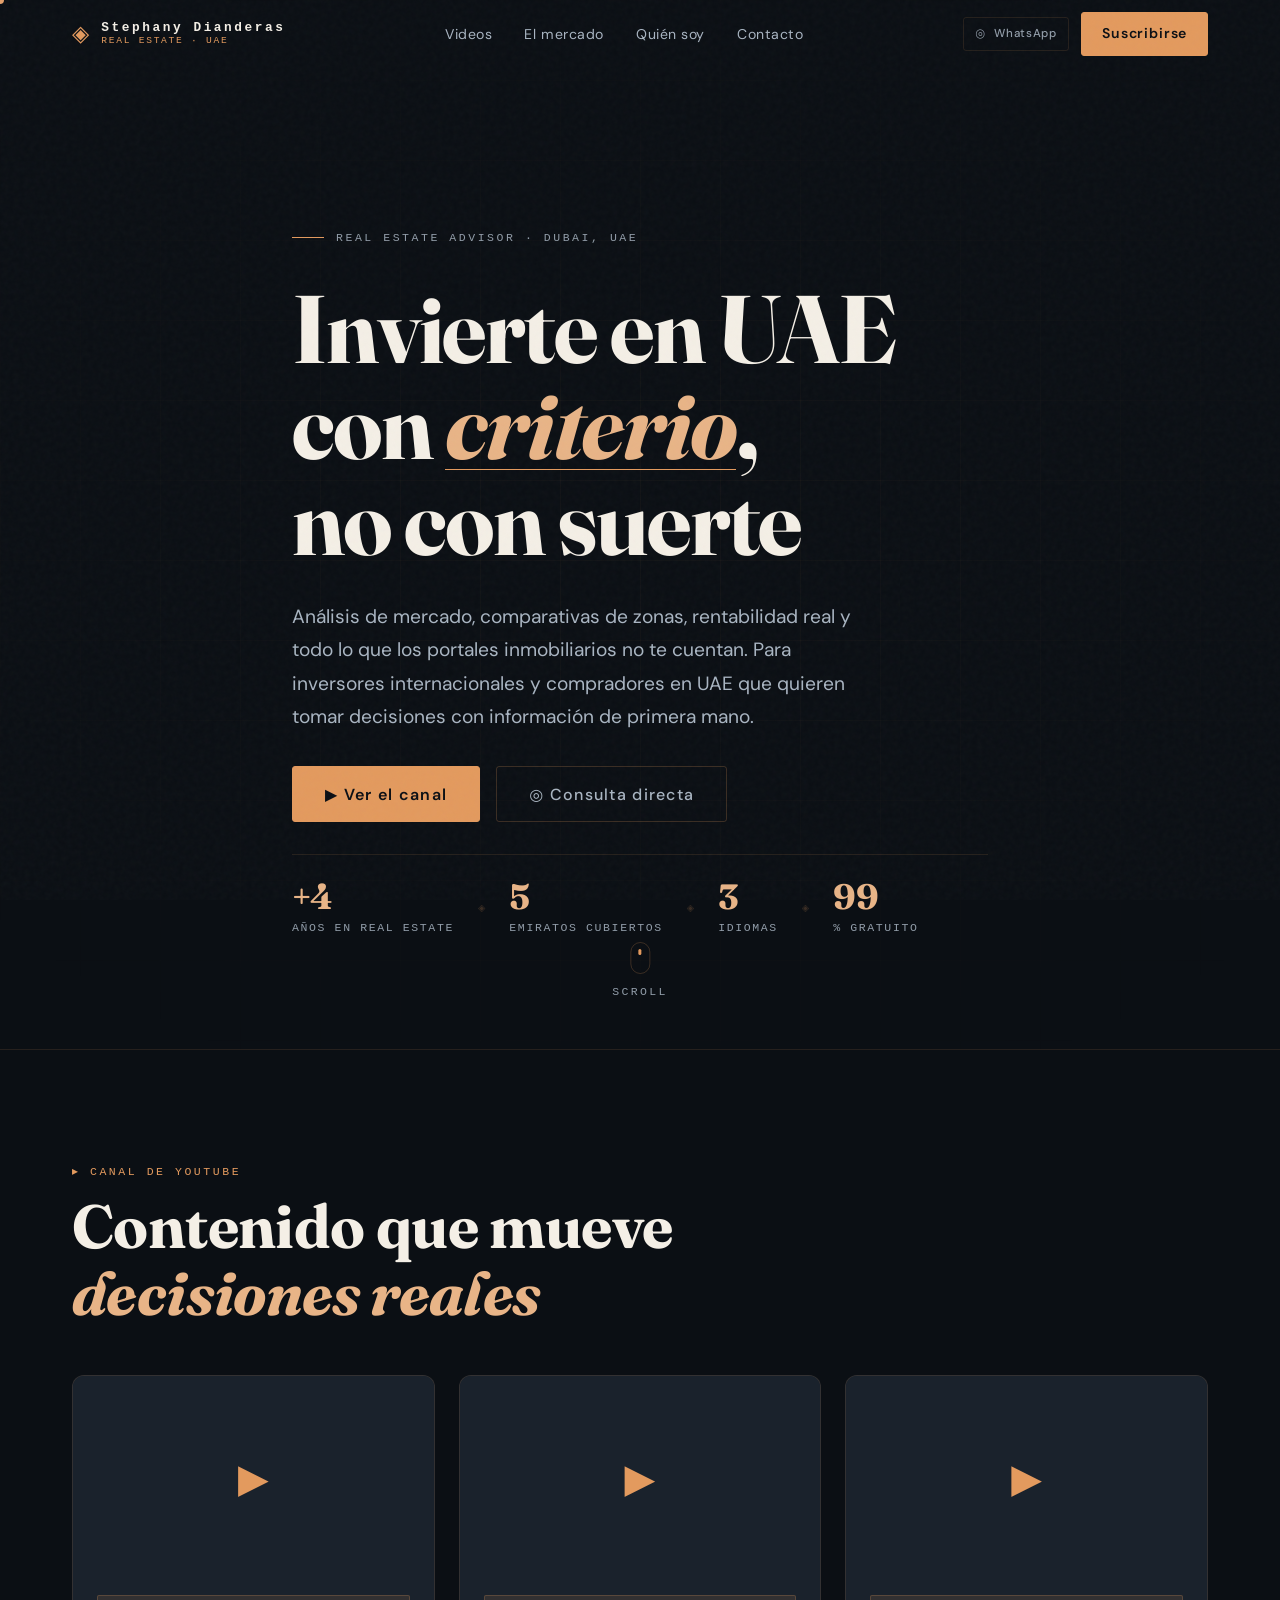
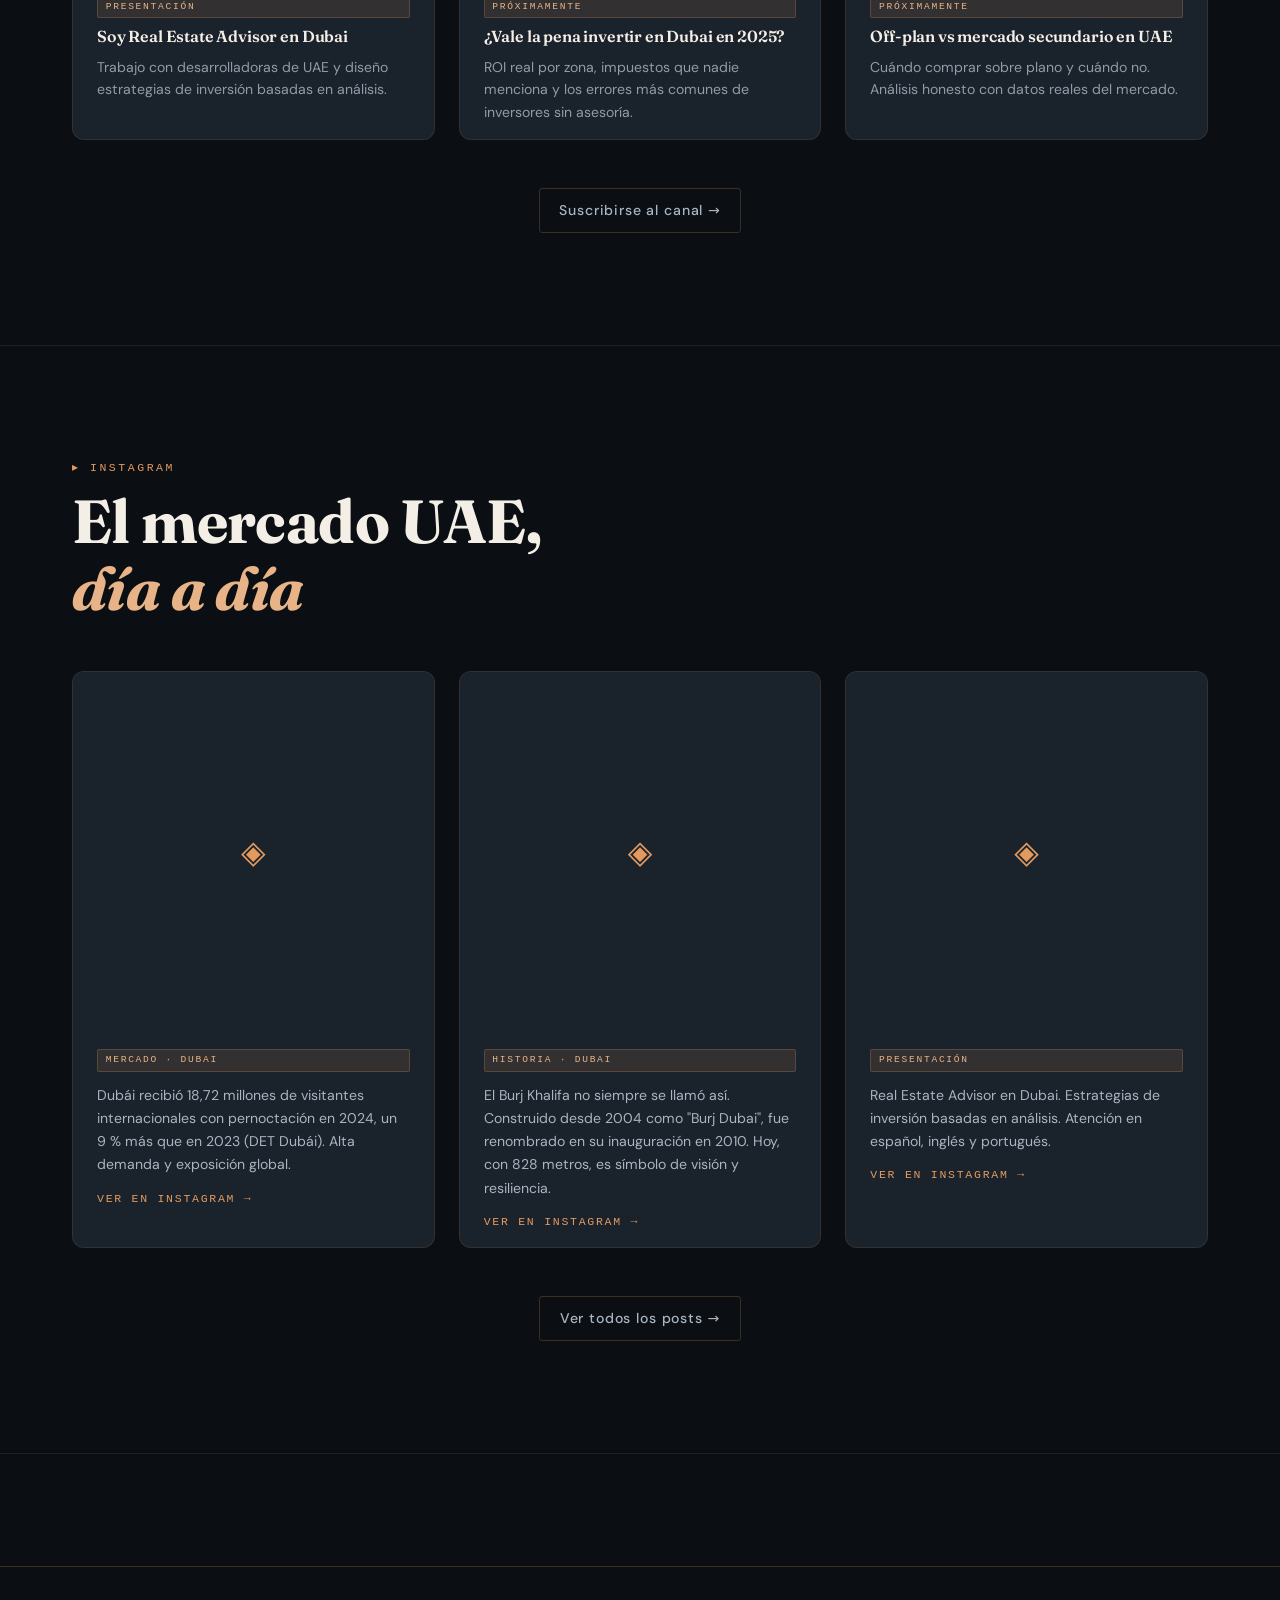
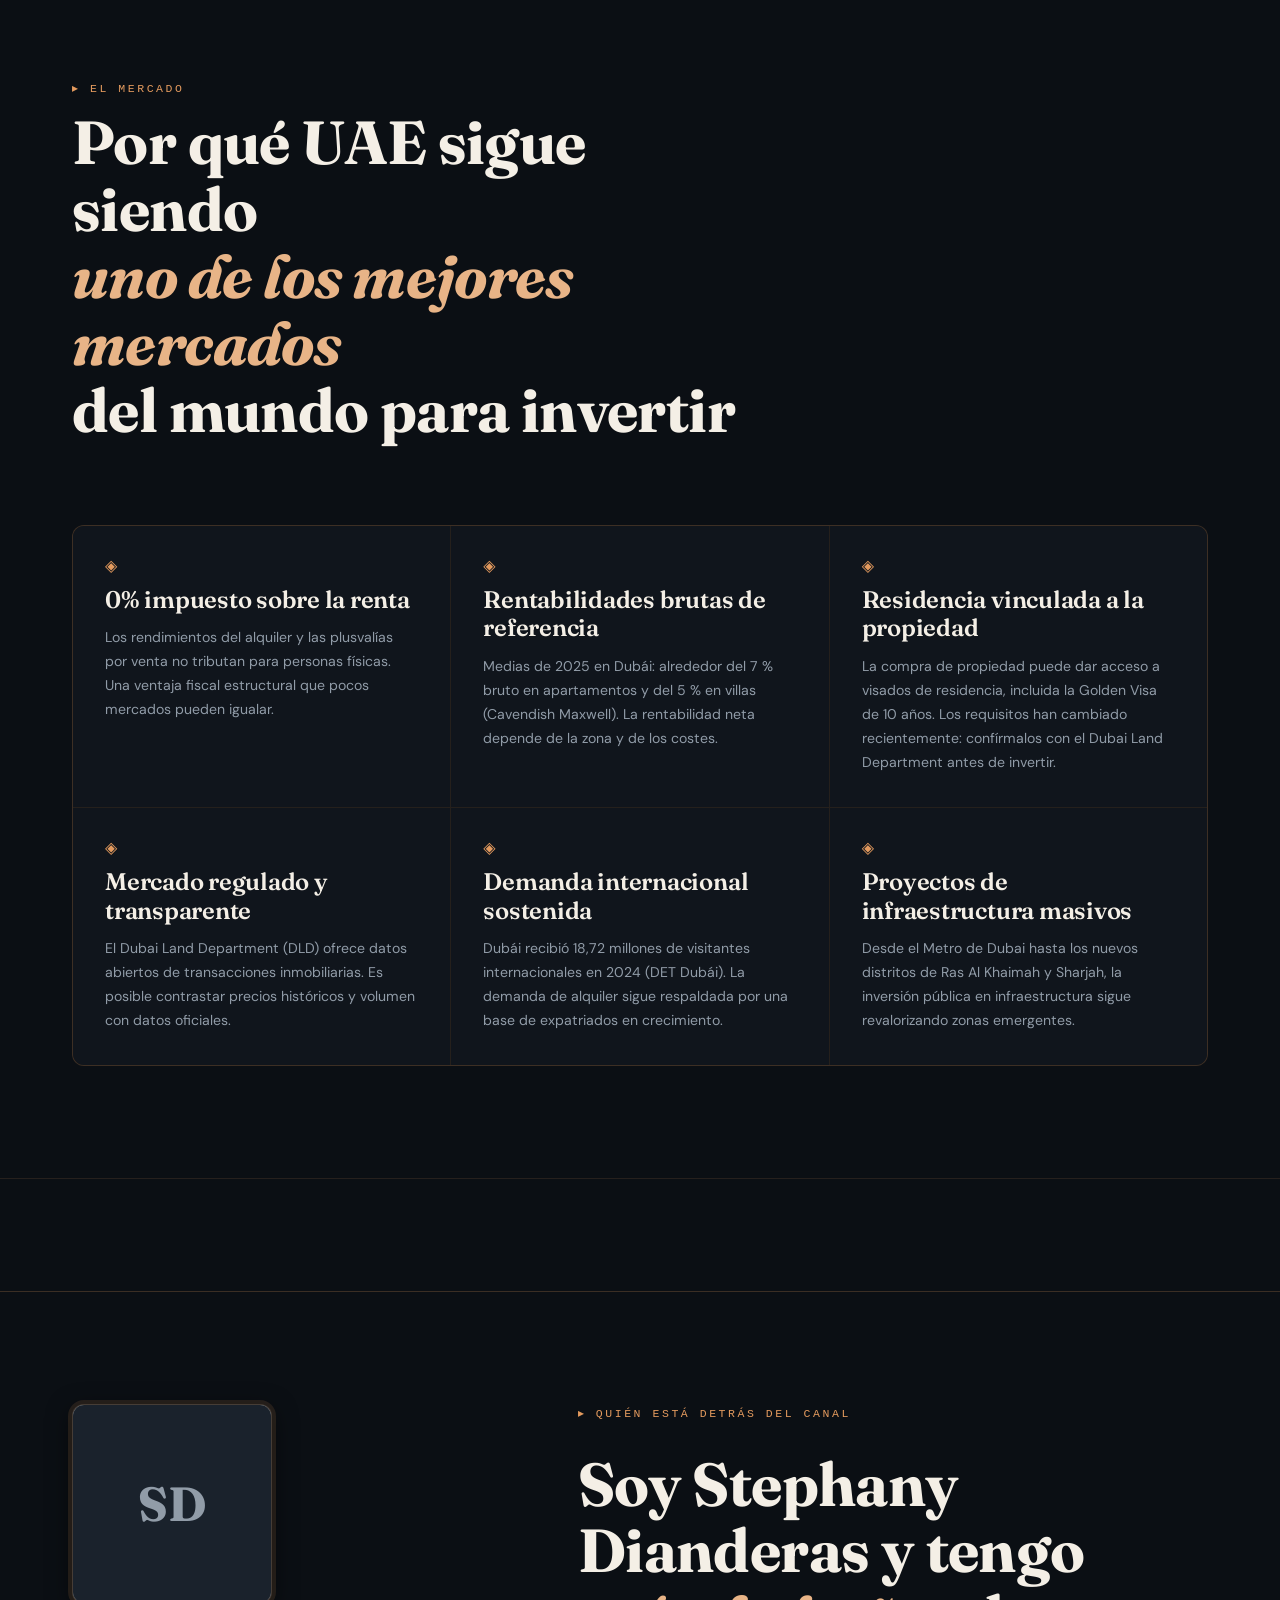
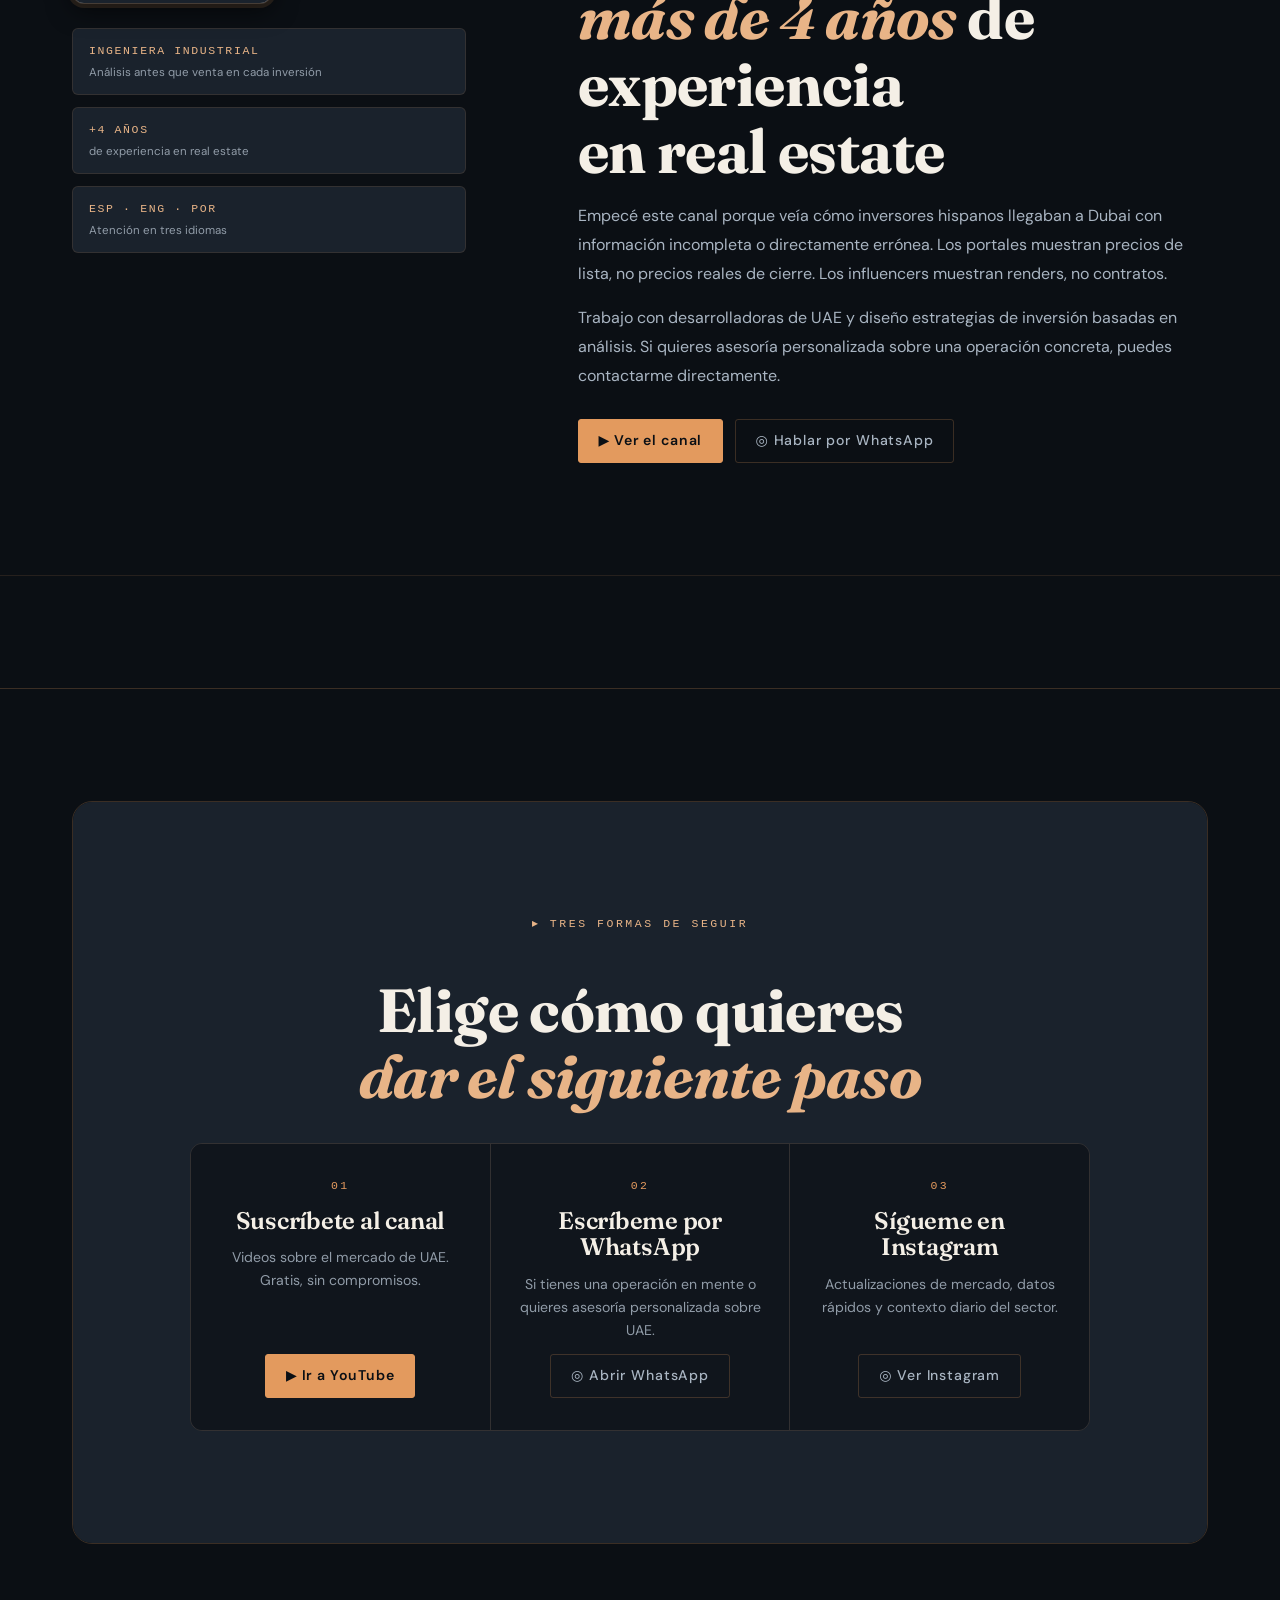
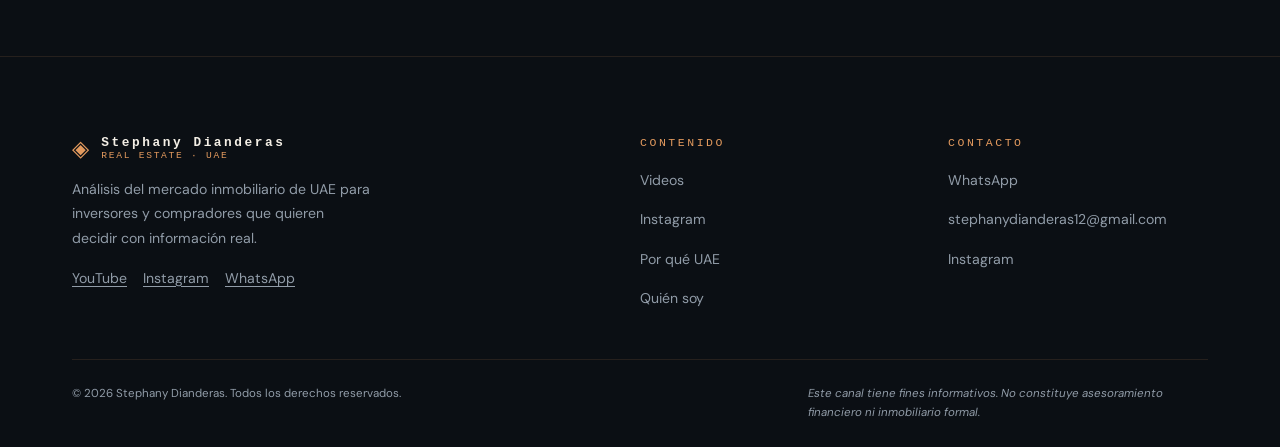
<file: index.html>
<!DOCTYPE html>
<html lang="es">
<head>
  <meta charset="UTF-8" />
  <meta name="viewport" content="width=device-width, initial-scale=1.0" />
  <meta name="theme-color" content="#0B0F14" />
  <title>Stephany Dianderas — Real Estate en UAE | Canal de YouTube</title>
  <meta name="description" content="Todo lo que necesitas saber sobre invertir en propiedades en Dubai, Abu Dhabi y UAE. Videos semanales para inversores internacionales y compradores locales." />
  <link rel="stylesheet" href="css/fonts.css" />
  <link rel="stylesheet" href="css/reset.css" />
  <link rel="stylesheet" href="css/layout.css" />
  <link rel="stylesheet" href="css/components.css" />
  <link rel="stylesheet" href="css/animations.css" />
  <style>
    /* Instagram section */
    .instagram { padding-block: var(--sp-12); border-top: 1px solid var(--border); }
    .instagram-grid {
      display: grid;
      grid-template-columns: repeat(3, 1fr);
      gap: var(--sp-5);
      margin-top: var(--sp-8);
    }
    .ig-card {
      background: var(--surface);
      border: 1px solid var(--border);
      border-radius: var(--r-lg);
      overflow: hidden;
      transition: border-color var(--dur), transform var(--dur) var(--ease-out);
    }
    .ig-card:hover {
      border-color: var(--border-strong);
      transform: translateY(-4px);
    }
    .ig-thumb {
      aspect-ratio: 1/1;
      background: var(--ink-3);
      overflow: hidden;
      position: relative;
    }
    .ig-thumb img {
      width: 100%; height: 100%; object-fit: cover;
      transition: transform 0.5s var(--ease-out);
    }
    .ig-card:hover .ig-thumb img { transform: scale(1.05); }
    .ig-thumb-placeholder {
      width: 100%; height: 100%;
      display: grid; place-items: center;
      background: var(--surface);
      color: var(--copper);
      font-size: 2rem;
    }
    .ig-body { padding: var(--sp-4) var(--sp-5); display: flex; flex-direction: column; gap: var(--sp-3); }
    .ig-body p { font-size: var(--text-sm); color: var(--text-2); line-height: 1.65; }
    .ig-link {
      display: inline-flex; align-items: center; gap: var(--sp-2);
      font-size: var(--text-xs); font-family: var(--font-mono);
      text-transform: uppercase; letter-spacing: 0.15em;
      color: var(--copper); transition: color var(--dur);
    }
    .ig-link:hover { color: var(--bone); }
    .ig-cta { text-align: center; margin-top: var(--sp-8); }
    @media (max-width: 900px) { .instagram-grid { grid-template-columns: 1fr 1fr; } }
    @media (max-width: 500px) { .instagram-grid { grid-template-columns: 1fr; } }

    /* Videos section */
    .videos-yt { padding-block: var(--sp-12); border-top: 1px solid var(--border); }
    .videos-yt-grid {
      display: grid;
      grid-template-columns: repeat(3, 1fr);
      gap: var(--sp-5);
      margin-top: var(--sp-8);
    }
    .yt-card {
      background: var(--surface);
      border: 1px solid var(--border);
      border-radius: var(--r-lg);
      overflow: hidden;
      transition: border-color var(--dur), transform var(--dur) var(--ease-out), box-shadow var(--dur);
    }
    .yt-card:hover {
      border-color: var(--border-strong);
      transform: translateY(-4px);
      box-shadow: var(--shadow-lg), var(--shadow-copper);
    }
    .yt-thumb {
      aspect-ratio: 16/9;
      background: var(--ink-3);
      position: relative; overflow: hidden;
    }
    .yt-thumb img { width: 100%; height: 100%; object-fit: cover; transition: transform 0.5s var(--ease-out); }
    .yt-card:hover .yt-thumb img { transform: scale(1.05); }
    .yt-play {
      position: absolute; inset: 0;
      display: grid; place-items: center;
      background: rgba(11,15,20,0.45);
      color: var(--copper-soft); font-size: 1.8rem;
      opacity: 0; transition: opacity var(--dur);
      backdrop-filter: blur(2px);
    }
    .yt-card:hover .yt-play { opacity: 1; }
    .yt-thumb-placeholder {
      width: 100%; height: 100%;
      display: grid; place-items: center;
      background: var(--surface);
      color: var(--copper); font-size: 2.5rem;
    }
    .yt-body { padding: var(--sp-4) var(--sp-5); display: flex; flex-direction: column; gap: var(--sp-2); }
    .yt-body h3 { font-family: var(--font-display); font-size: var(--text-base); font-weight: 600; line-height: 1.35; }
    .yt-body h3 a { color: var(--text); transition: color var(--dur); }
    .yt-body h3 a:hover { color: var(--copper-soft); }
    .yt-body p { font-size: var(--text-sm); color: var(--text-3); line-height: 1.6; }
    .yt-cta { text-align: center; margin-top: var(--sp-8); }
    @media (max-width: 900px) { .videos-yt-grid { grid-template-columns: 1fr 1fr; } }
    @media (max-width: 500px) { .videos-yt-grid { grid-template-columns: 1fr; } }
  </style>
</head>
<body>

  <div class="scroll-progress" id="scrollProgress" aria-hidden="true"></div>
  <div class="noise-overlay" aria-hidden="true"></div>
  <div class="cursor-dot" id="cursorDot" aria-hidden="true"></div>

  <nav class="nav" id="mainNav">
    <div class="nav-inner container">
      <a href="#inicio" class="nav-logo" aria-label="Inicio">
        <span class="logo-emblem" aria-hidden="true">◈</span>
        <div class="logo-text-group">
          <span class="logo-name">Stephany Dianderas</span>
          <span class="logo-sub">Real Estate · UAE</span>
        </div>
      </a>
      <ul class="nav-links" role="list">
        <li><a href="#videos-yt">Videos</a></li>
        <li><a href="#mercado">El mercado</a></li>
        <li><a href="#sobre-mi">Quién soy</a></li>
        <li><a href="#contacto">Contacto</a></li>
      </ul>
      <div class="nav-actions">
        <a href="https://wa.me/971586990835" target="_blank" rel="noopener" class="btn btn-ghost-sm" aria-label="WhatsApp">
          <span class="whatsapp-icon" aria-hidden="true">◎</span> WhatsApp
        </a>
        <a href="https://www.youtube.com/@stephanydianderas9001" target="_blank" rel="noopener" class="btn btn-copper">
          Suscribirse
        </a>
      </div>
      <button class="nav-toggle" id="navToggle" aria-label="Abrir menú" aria-expanded="false">
        <span></span><span></span><span></span>
      </button>
    </div>
  </nav>

  <div class="mobile-menu" id="mobileMenu" aria-hidden="true">
    <ul role="list">
      <li><a href="#videos-yt">Videos</a></li>
      <li><a href="#mercado">El mercado</a></li>
      <li><a href="#sobre-mi">Quién soy</a></li>
      <li><a href="#contacto">Contacto</a></li>
    </ul>
    <div class="mobile-menu-actions">
      <a href="https://wa.me/971586990835" target="_blank" rel="noopener" class="btn btn-ghost-sm">◎ WhatsApp</a>
      <a href="https://www.youtube.com/@stephanydianderas9001" target="_blank" rel="noopener" class="btn btn-copper">Suscribirse al canal</a>
    </div>
  </div>

  <main>

    <!-- HERO -->
    <section class="hero" id="inicio" aria-label="Inicio">
      <div class="hero-bg" aria-hidden="true">
        <div class="hero-skyline"></div>
        <div class="hero-gradient-overlay"></div>
        <div class="hero-grid"></div>
      </div>
      <div class="container hero-content">
        <div class="hero-kicker reveal">
          <span class="kicker-line" aria-hidden="true"></span>
          <span>Real Estate Advisor · Dubai, UAE</span>
        </div>
        <h1 class="hero-title reveal">
          Invierte en UAE<br />
          con <em>criterio</em>,<br />
          no con suerte
        </h1>
        <p class="hero-lead reveal">
          Análisis de mercado, comparativas de zonas, rentabilidad real y todo lo que los portales inmobiliarios no te cuentan. Para inversores internacionales y compradores en UAE que quieren tomar decisiones con información de primera mano.
        </p>
        <div class="hero-cta-group reveal">
          <a href="https://www.youtube.com/@stephanydianderas9001" target="_blank" rel="noopener" class="btn btn-hero">
            ▶ Ver el canal
          </a>
          <a href="https://wa.me/971586990835" target="_blank" rel="noopener" class="btn btn-hero-outline">
            ◎ Consulta directa
          </a>
        </div>
        <div class="hero-stats reveal" role="list">
          <div class="hstat" role="listitem">
            <span class="hstat-num" >+4</span>
            <span class="hstat-label">Años en real estate</span>
          </div>
          <div class="hstat-sep" aria-hidden="true">◈</div>
          <div class="hstat" role="listitem">
            <span class="hstat-num" data-count="5">0</span>
            <span class="hstat-label">Emiratos cubiertos</span>
          </div>
          <div class="hstat-sep" aria-hidden="true">◈</div>
          <div class="hstat" role="listitem">
            <span class="hstat-num" data-count="3">0</span>
            <span class="hstat-label">Idiomas</span>
          </div>
          <div class="hstat-sep" aria-hidden="true">◈</div>
          <div class="hstat" role="listitem">
            <span class="hstat-num" data-count="100">0</span>
            <span class="hstat-label">% gratuito</span>
          </div>
        </div>
      </div>
      <div class="hero-scroll-hint" aria-hidden="true">
        <div class="scroll-mouse"><div class="scroll-wheel"></div></div>
        <span>Scroll</span>
      </div>
    </section>

    <!-- VIDEOS YOUTUBE -->
    <section class="videos-yt" id="videos-yt" aria-label="Videos de YouTube">
      <div class="container">
        <div class="section-header reveal">
          <div class="section-eyebrow">▸ Canal de YouTube</div>
          <h2 class="section-title">Contenido que mueve<br /><em>decisiones reales</em></h2>
        </div>
        <div class="videos-yt-grid">

          <article class="yt-card reveal">
            <a href="https://www.instagram.com/reel/DOhKVcXE5Ia/" target="_blank" rel="noopener" aria-label="Ver presentación">
              <div class="yt-thumb">
                <div class="yt-thumb-placeholder" aria-hidden="true">▶</div>
                <div class="yt-play" aria-hidden="true">▶</div>
              </div>
            </a>
            <div class="yt-body">
              <span class="pill pill-sm">Presentación</span>
              <h3><a href="https://www.instagram.com/reel/DOhKVcXE5Ia/" target="_blank" rel="noopener">Soy Real Estate Advisor en Dubai</a></h3>
              <p>Trabajo con desarrolladoras de UAE y diseño estrategias de inversión basadas en análisis.</p>
            </div>
          </article>

          <article class="yt-card reveal">
            <div class="yt-thumb">
              <div class="yt-thumb-placeholder" aria-hidden="true">▶</div>
            </div>
            <div class="yt-body">
              <span class="pill pill-sm">Próximamente</span>
              <h3><a href="https://www.youtube.com/@stephanydianderas9001" target="_blank" rel="noopener">¿Vale la pena invertir en Dubai en 2025?</a></h3>
              <p>ROI real por zona, impuestos que nadie menciona y los errores más comunes de inversores sin asesoría.</p>
            </div>
          </article>

          <article class="yt-card reveal">
            <div class="yt-thumb">
              <div class="yt-thumb-placeholder" aria-hidden="true">▶</div>
            </div>
            <div class="yt-body">
              <span class="pill pill-sm">Próximamente</span>
              <h3><a href="https://www.youtube.com/@stephanydianderas9001" target="_blank" rel="noopener">Off-plan vs mercado secundario en UAE</a></h3>
              <p>Cuándo comprar sobre plano y cuándo no. Análisis honesto con datos reales del mercado.</p>
            </div>
          </article>

        </div>
        <div class="yt-cta reveal">
          <a href="https://www.youtube.com/@stephanydianderas9001" target="_blank" rel="noopener" class="btn btn-outline-copper">
            Suscribirse al canal →
          </a>
        </div>
      </div>
    </section>

    <!-- INSTAGRAM -->
    <section class="instagram" id="instagram" aria-label="Instagram">
      <div class="container">
        <div class="section-header reveal">
          <div class="section-eyebrow">▸ Instagram</div>
          <h2 class="section-title">El mercado UAE,<br /><em>día a día</em></h2>
        </div>
        <div class="instagram-grid">

          <div class="ig-card reveal">
            <a href="https://www.instagram.com/p/DTbA9PvEzFd/" target="_blank" rel="noopener" aria-label="Ver post en Instagram">
              <div class="ig-thumb">
                <div class="ig-thumb-placeholder" aria-hidden="true">◈</div>
              </div>
            </a>
            <div class="ig-body">
              <span class="pill pill-sm">Mercado · Dubai</span>
              <p>Dubái recibió 18,72 millones de visitantes internacionales con pernoctación en 2024, un 9 % más que en 2023 (DET Dubái). Alta demanda y exposición global.</p>
              <a href="https://www.instagram.com/p/DTbA9PvEzFd/" target="_blank" rel="noopener" class="ig-link">Ver en Instagram →</a>
            </div>
          </div>

          <div class="ig-card reveal">
            <a href="https://www.instagram.com/p/DTdkrG0Eopq/" target="_blank" rel="noopener" aria-label="Ver post en Instagram">
              <div class="ig-thumb">
                <div class="ig-thumb-placeholder" aria-hidden="true">◈</div>
              </div>
            </a>
            <div class="ig-body">
              <span class="pill pill-sm">Historia · Dubai</span>
              <p>El Burj Khalifa no siempre se llamó así. Construido desde 2004 como "Burj Dubai", fue renombrado en su inauguración en 2010. Hoy, con 828 metros, es símbolo de visión y resiliencia.</p>
              <a href="https://www.instagram.com/p/DTdkrG0Eopq/" target="_blank" rel="noopener" class="ig-link">Ver en Instagram →</a>
            </div>
          </div>

          <div class="ig-card reveal">
            <a href="https://www.instagram.com/p/DOhKVcXE5Ia/" target="_blank" rel="noopener" aria-label="Ver post en Instagram">
              <div class="ig-thumb">
                <div class="ig-thumb-placeholder" aria-hidden="true">◈</div>
              </div>
            </a>
            <div class="ig-body">
              <span class="pill pill-sm">Presentación</span>
              <p>Real Estate Advisor en Dubai. Estrategias de inversión basadas en análisis. Atención en español, inglés y portugués.</p>
              <a href="https://www.instagram.com/p/DOhKVcXE5Ia/" target="_blank" rel="noopener" class="ig-link">Ver en Instagram →</a>
            </div>
          </div>

        </div>
        <div class="ig-cta reveal">
          <a href="https://instagram.com/stephanydianderasrealestates" target="_blank" rel="noopener" class="btn btn-outline-copper">
            Ver todos los posts →
          </a>
        </div>
      </div>
    </section>

    <!-- POR QUÉ UAE -->
    <section class="mercado" id="mercado" aria-label="Por qué invertir en UAE">
      <div class="container">
        <div class="mercado-header reveal">
          <div class="section-eyebrow">▸ El mercado</div>
          <h2 class="section-title">Por qué UAE sigue siendo<br /><em>uno de los mejores mercados</em><br />del mundo para invertir</h2>
        </div>
        <div class="mercado-grid">
          <div class="mcard reveal">
            <span class="mcard-icon" aria-hidden="true">◈</span>
            <h3>0% impuesto sobre la renta</h3>
            <p>Los rendimientos del alquiler y las plusvalías por venta no tributan para personas físicas. Una ventaja fiscal estructural que pocos mercados pueden igualar.</p>
          </div>
          <div class="mcard reveal">
            <span class="mcard-icon" aria-hidden="true">◈</span>
            <h3>Rentabilidades brutas de referencia</h3>
            <p>Medias de 2025 en Dubái: alrededor del 7 % bruto en apartamentos y del 5 % en villas (Cavendish Maxwell). La rentabilidad neta depende de la zona y de los costes.</p>
          </div>
          <div class="mcard reveal">
            <span class="mcard-icon" aria-hidden="true">◈</span>
            <h3>Residencia vinculada a la propiedad</h3>
            <p>La compra de propiedad puede dar acceso a visados de residencia, incluida la Golden Visa de 10 años. Los requisitos han cambiado recientemente: confírmalos con el Dubai Land Department antes de invertir.</p>
          </div>
          <div class="mcard reveal">
            <span class="mcard-icon" aria-hidden="true">◈</span>
            <h3>Mercado regulado y transparente</h3>
            <p>El Dubai Land Department (DLD) ofrece datos abiertos de transacciones inmobiliarias. Es posible contrastar precios históricos y volumen con datos oficiales.</p>
          </div>
          <div class="mcard reveal">
            <span class="mcard-icon" aria-hidden="true">◈</span>
            <h3>Demanda internacional sostenida</h3>
            <p>Dubái recibió 18,72 millones de visitantes internacionales en 2024 (DET Dubái). La demanda de alquiler sigue respaldada por una base de expatriados en crecimiento.</p>
          </div>
          <div class="mcard reveal">
            <span class="mcard-icon" aria-hidden="true">◈</span>
            <h3>Proyectos de infraestructura masivos</h3>
            <p>Desde el Metro de Dubai hasta los nuevos distritos de Ras Al Khaimah y Sharjah, la inversión pública en infraestructura sigue revalorizando zonas emergentes.</p>
          </div>
        </div>
      </div>
    </section>

    <!-- SOBRE MÍ -->
    <section class="sobre-mi" id="sobre-mi" aria-label="Sobre mí">
      <div class="container">
        <div class="sobre-layout">
          <div class="sobre-visual reveal">
            <div class="avatar-wrap">
              <img src="assets/avatar.jpeg" alt="Foto de Stephany Dianderas" loading="lazy" onerror="this.style.display='none'" />
              <div class="avatar-fallback" aria-hidden="true">SD</div>
            </div>
            <div class="sobre-credenciales">
              <div class="credencial">
                <strong>Ingeniera industrial</strong>
                <span>Análisis antes que venta en cada inversión</span>
              </div>
              <div class="credencial">
                <strong>+4 años</strong>
                <span>de experiencia en real estate</span>
              </div>
              <div class="credencial">
                <strong>ESP · ENG · POR</strong>
                <span>Atención en tres idiomas</span>
              </div>
            </div>
          </div>
          <div class="sobre-text reveal">
            <div class="section-eyebrow">▸ Quién está detrás del canal</div>
            <h2>Soy Stephany Dianderas y tengo<br /><em>más de 4 años</em> de experiencia<br />en real estate</h2>
            <p>Empecé este canal porque veía cómo inversores hispanos llegaban a Dubai con información incompleta o directamente errónea. Los portales muestran precios de lista, no precios reales de cierre. Los influencers muestran renders, no contratos.</p>
            <p>Trabajo con desarrolladoras de UAE y diseño estrategias de inversión basadas en análisis. Si quieres asesoría personalizada sobre una operación concreta, puedes contactarme directamente.</p>
            <div class="sobre-acciones">
              <a href="https://www.youtube.com/@stephanydianderas9001" target="_blank" rel="noopener" class="btn btn-copper">▶ Ver el canal</a>
              <a href="https://wa.me/971586990835" target="_blank" rel="noopener" class="btn btn-outline-copper">◎ Hablar por WhatsApp</a>
            </div>
          </div>
        </div>
      </div>
    </section>


    <!-- CONTACTO -->
    <section class="contacto" id="contacto" aria-label="Contacto">
      <div class="container">
        <div class="contacto-card reveal">
          <div class="contacto-bg" aria-hidden="true"></div>
          <div class="contacto-content">
            <div class="section-eyebrow light">▸ Tres formas de seguir</div>
            <h2>Elige cómo quieres<br /><em>dar el siguiente paso</em></h2>
            <div class="contacto-opciones">
              <div class="copcion">
                <span class="copcion-num" aria-hidden="true">01</span>
                <h3>Suscríbete al canal</h3>
                <p>Videos sobre el mercado de UAE. Gratis, sin compromisos.</p>
                <a href="https://www.youtube.com/@stephanydianderas9001" target="_blank" rel="noopener" class="btn btn-copper">▶ Ir a YouTube</a>
              </div>
              <div class="copcion-sep" aria-hidden="true"></div>
              <div class="copcion">
                <span class="copcion-num" aria-hidden="true">02</span>
                <h3>Escríbeme por WhatsApp</h3>
                <p>Si tienes una operación en mente o quieres asesoría personalizada sobre UAE.</p>
                <a href="https://wa.me/971586990835" target="_blank" rel="noopener" class="btn btn-outline-copper">◎ Abrir WhatsApp</a>
              </div>
              <div class="copcion-sep" aria-hidden="true"></div>
              <div class="copcion">
                <span class="copcion-num" aria-hidden="true">03</span>
                <h3>Sígueme en Instagram</h3>
                <p>Actualizaciones de mercado, datos rápidos y contexto diario del sector.</p>
                <a href="https://instagram.com/stephanydianderasrealestates" target="_blank" rel="noopener" class="btn btn-outline-copper">◎ Ver Instagram</a>
              </div>
            </div>
          </div>
        </div>
      </div>
    </section>

  </main>

  <footer class="footer" aria-label="Pie de página">
    <div class="container">
      <div class="footer-grid">
        <div class="footer-brand">
          <a href="#inicio" class="nav-logo" aria-label="Inicio">
            <span class="logo-emblem" aria-hidden="true">◈</span>
            <div class="logo-text-group">
              <span class="logo-name">Stephany Dianderas</span>
              <span class="logo-sub">Real Estate · UAE</span>
            </div>
          </a>
          <p>Análisis del mercado inmobiliario de UAE para inversores y compradores que quieren decidir con información real.</p>
          <div class="footer-social">
            <a href="https://www.youtube.com/@stephanydianderas9001" target="_blank" rel="noopener" aria-label="YouTube">YouTube</a>
            <a href="https://instagram.com/stephanydianderasrealestates" target="_blank" rel="noopener" aria-label="Instagram">Instagram</a>
            <a href="https://wa.me/971586990835" target="_blank" rel="noopener" aria-label="WhatsApp">WhatsApp</a>
          </div>
        </div>
        <div class="footer-col">
          <h3>Contenido</h3>
          <ul role="list">
            <li><a href="#videos-yt">Videos</a></li>
            <li><a href="#instagram">Instagram</a></li>
            <li><a href="#mercado">Por qué UAE</a></li>
            <li><a href="#sobre-mi">Quién soy</a></li>
          </ul>
        </div>
        <div class="footer-col">
          <h3>Contacto</h3>
          <ul role="list">
            <li><a href="https://wa.me/971586990835" target="_blank" rel="noopener">WhatsApp</a></li>
            <li><a href="mailto:stephanydianderas12@gmail.com">stephanydianderas12@gmail.com</a></li>
            <li><a href="https://instagram.com/stephanydianderasrealestates" target="_blank" rel="noopener">Instagram</a></li>
          </ul>
        </div>
      </div>
      <div class="footer-bottom">
        <p>© <span id="footerYear"></span> Stephany Dianderas. Todos los derechos reservados.</p>
        <p class="footer-disclaimer">Este canal tiene fines informativos. No constituye asesoramiento financiero ni inmobiliario formal.</p>
      </div>
    </div>
  </footer>

  <script src="js/interactions.js" defer></script>
</body>
</html>
</file>
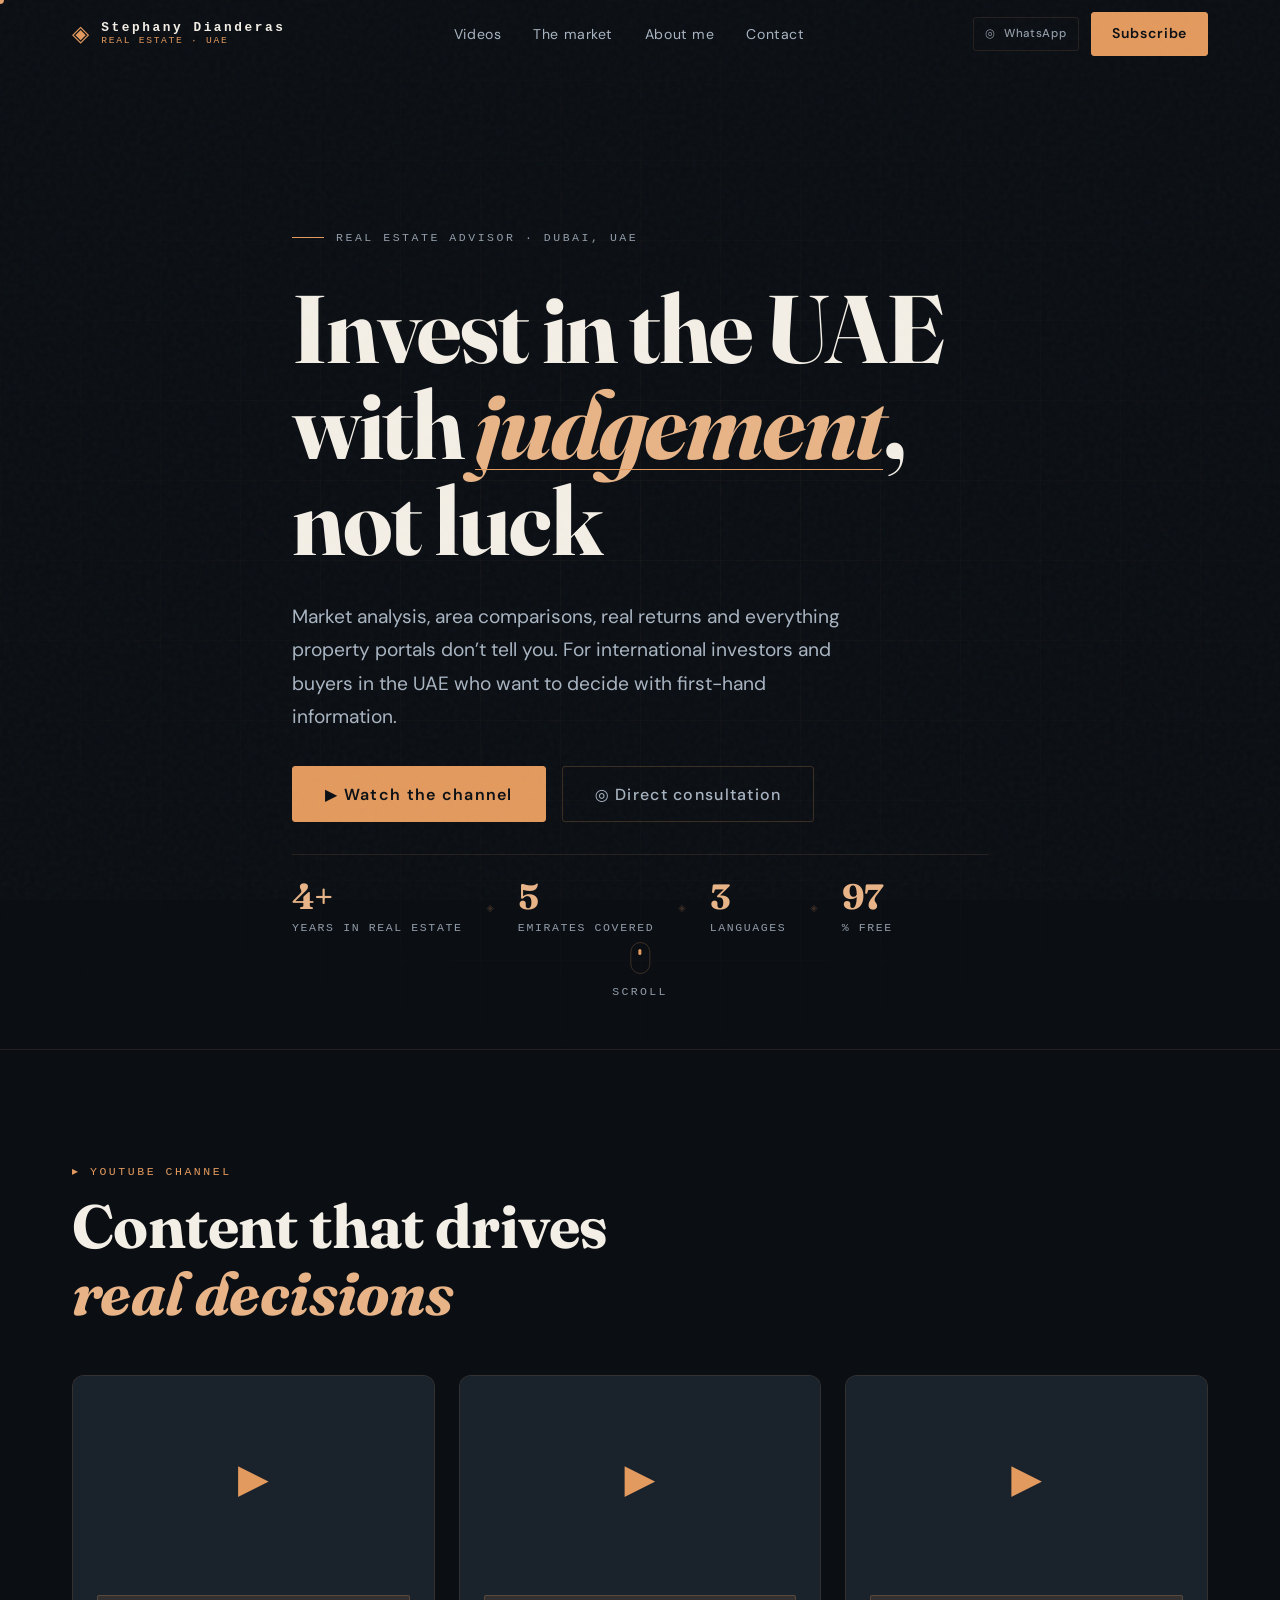
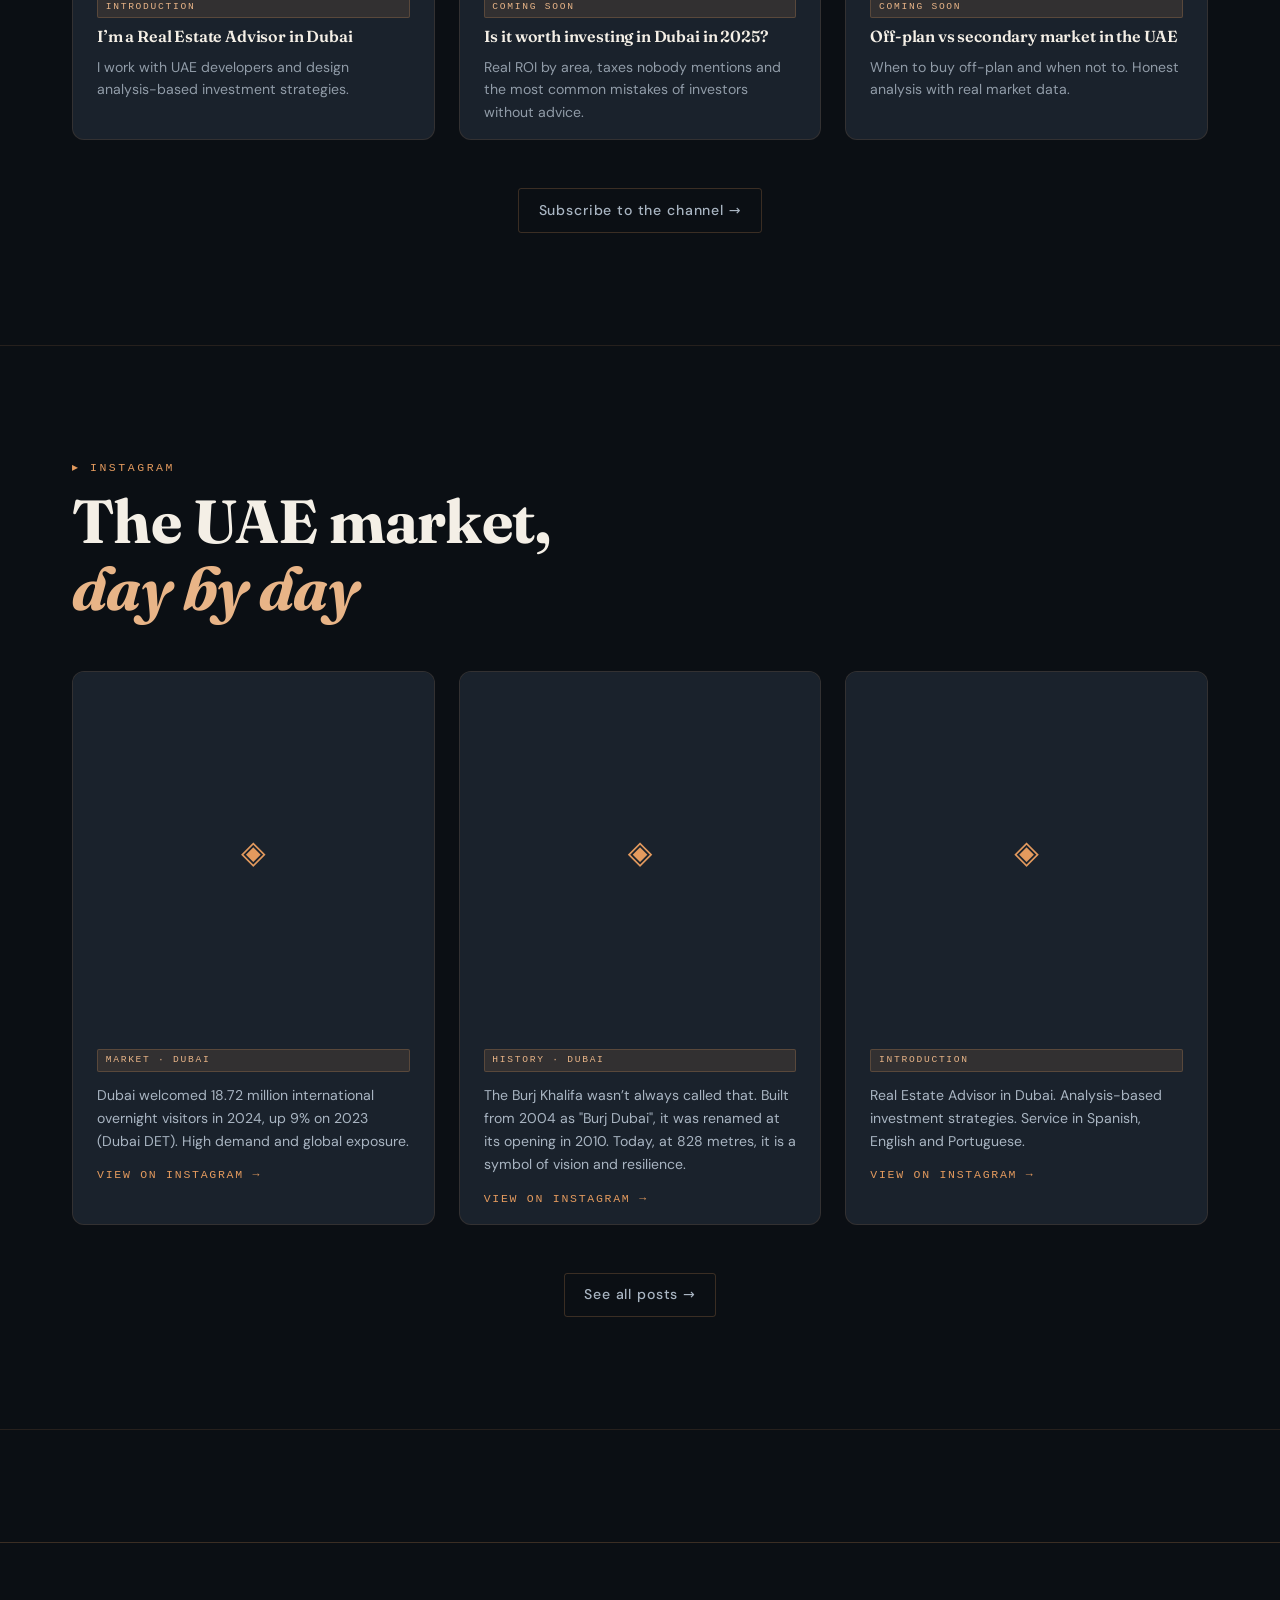
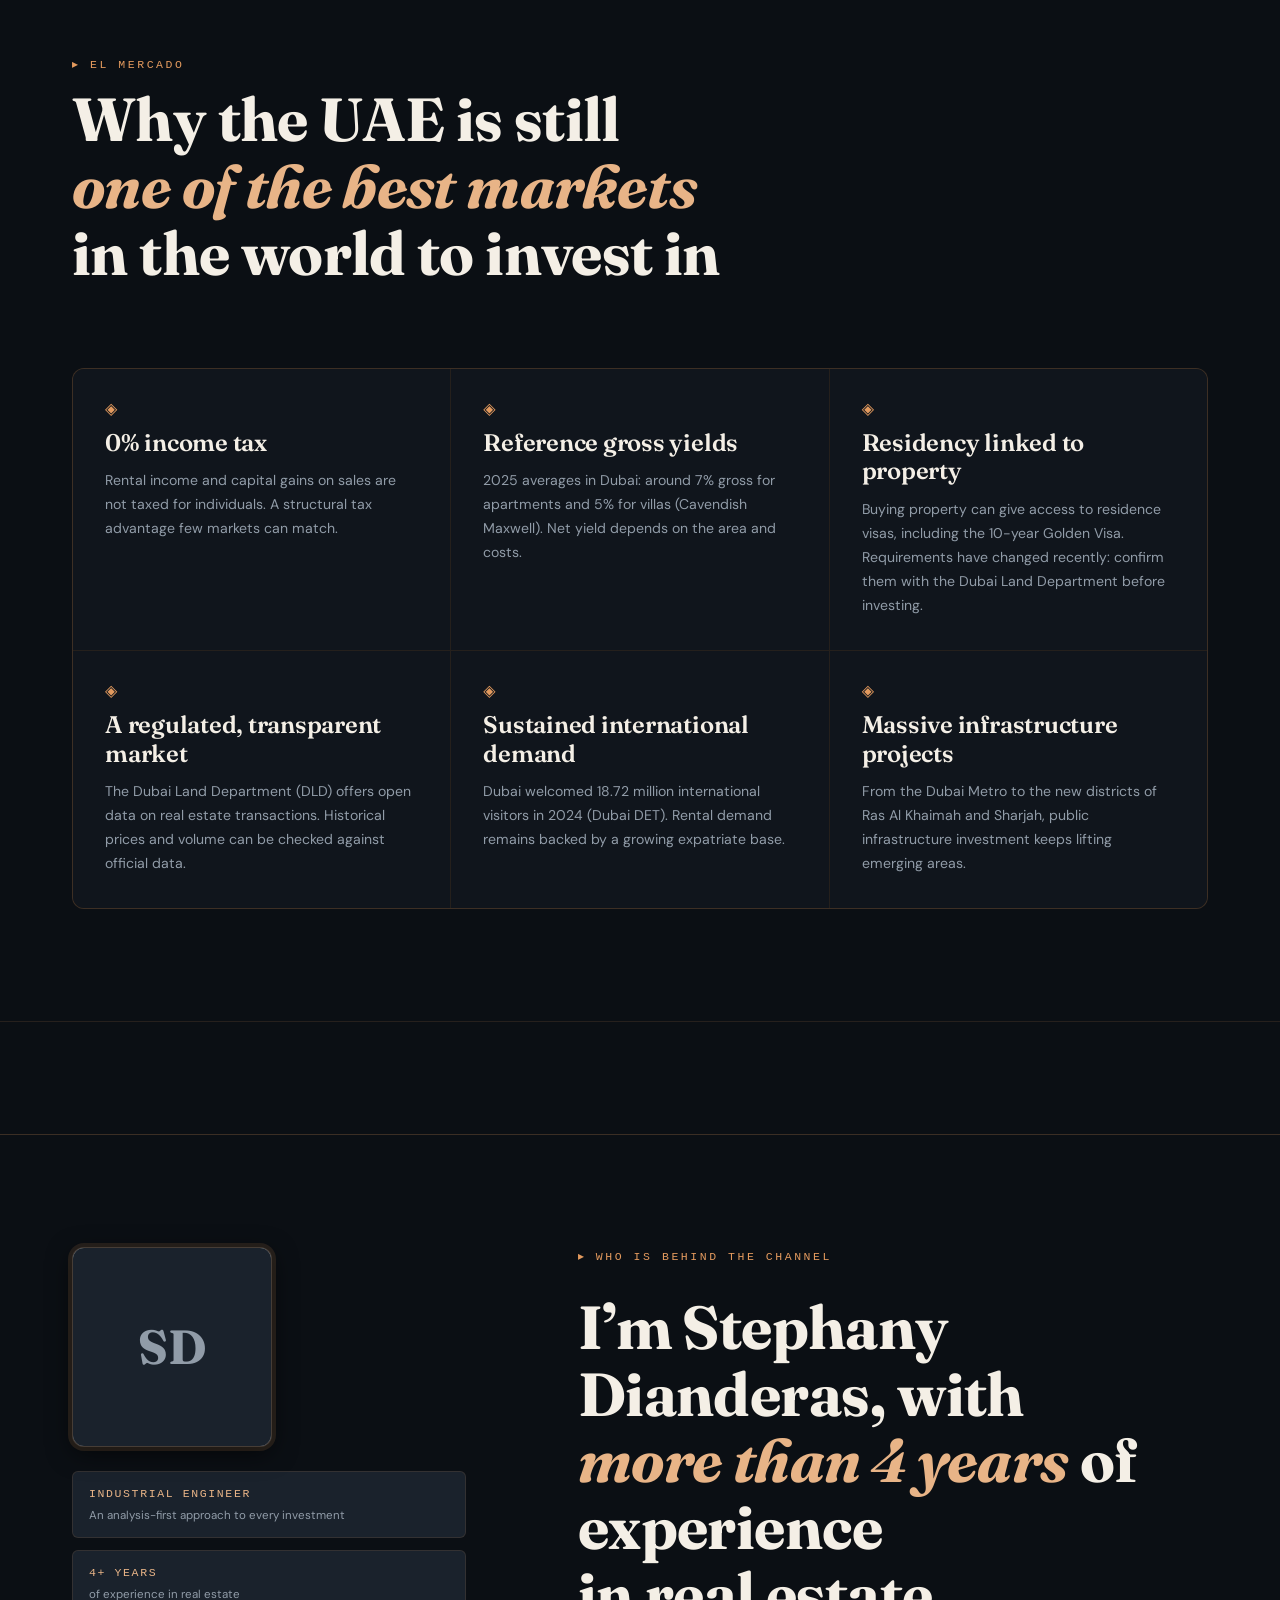
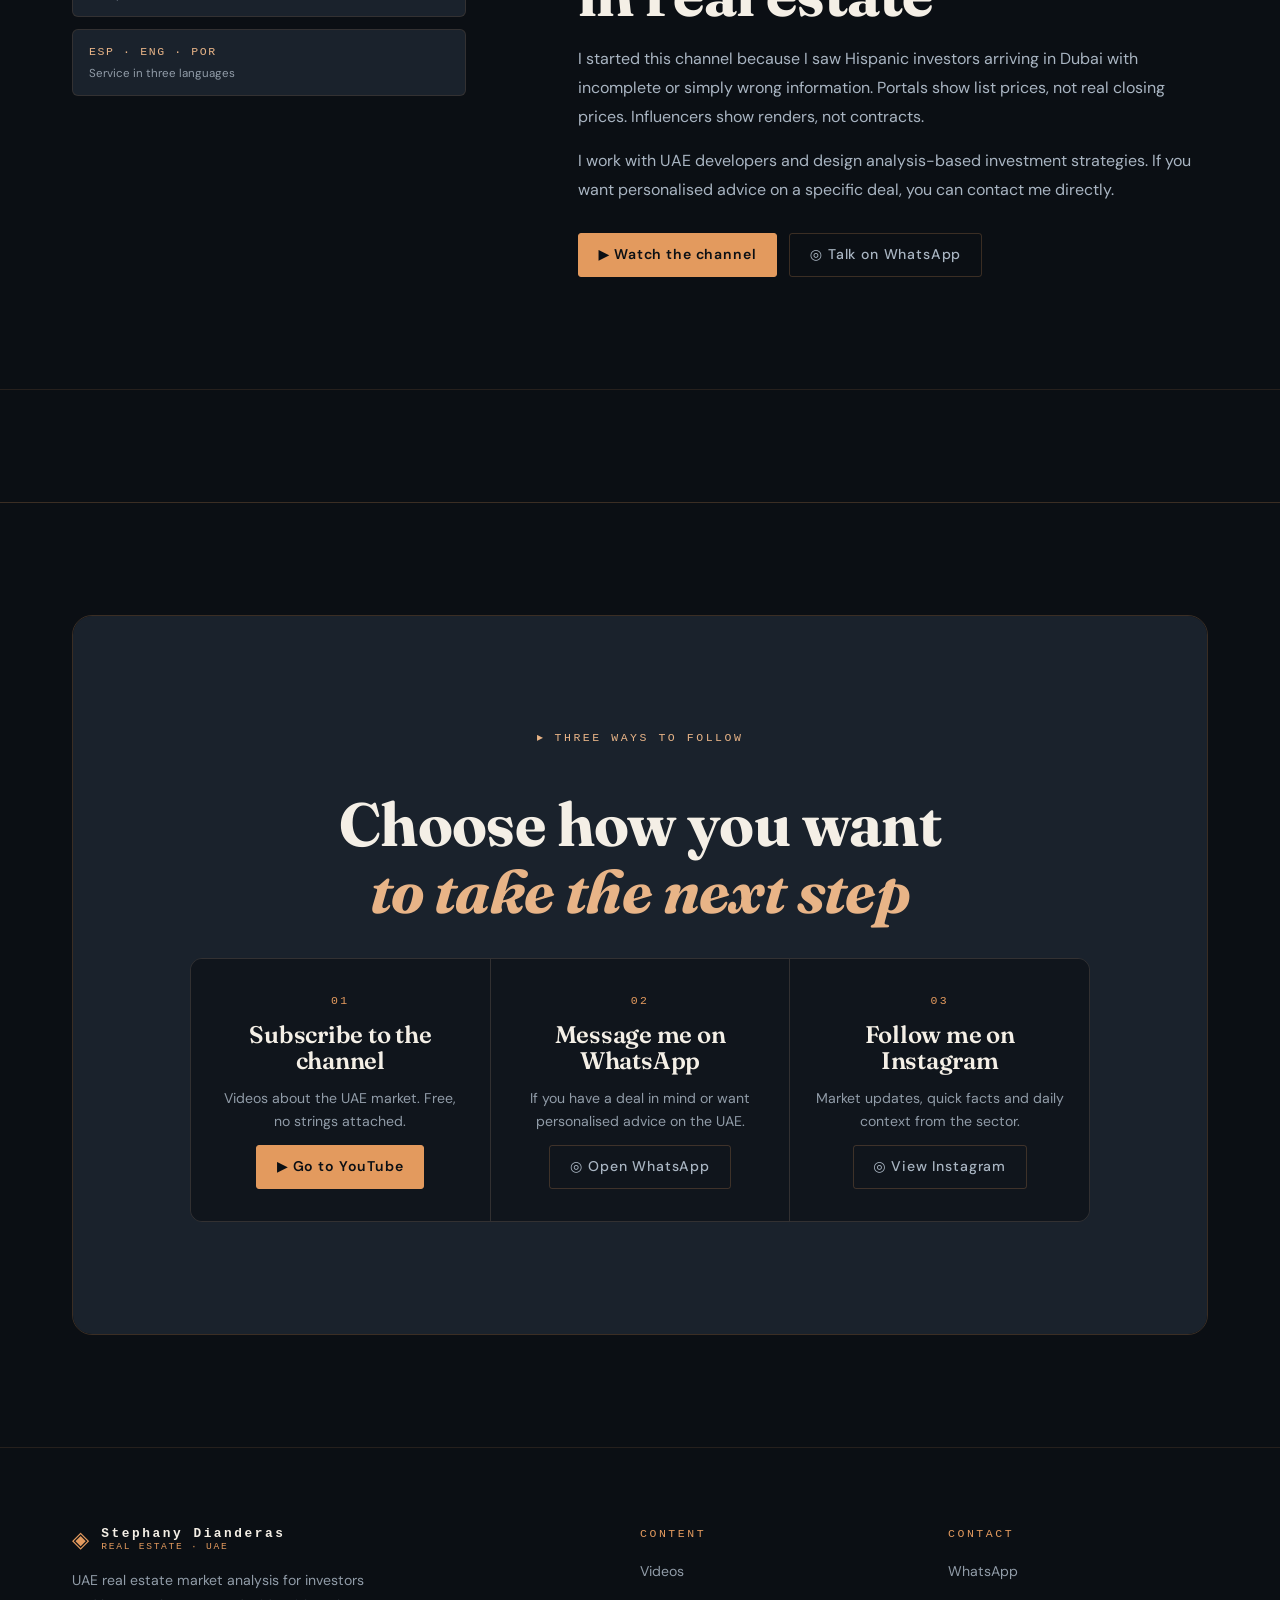
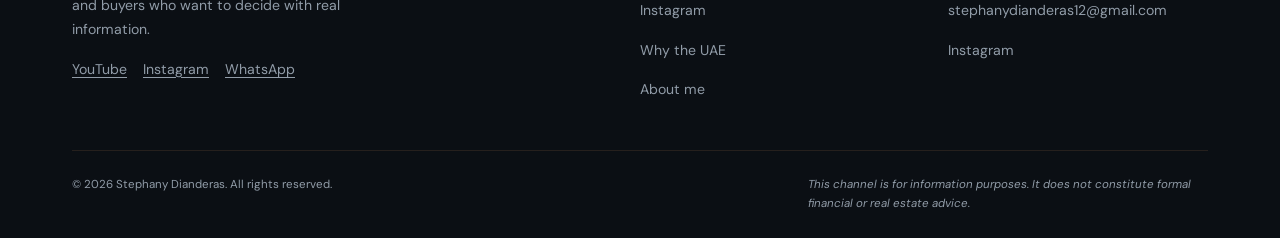
<file: en/index.html>
<!DOCTYPE html>
<html lang="en">
<head>
  <meta charset="UTF-8" />
  <meta name="viewport" content="width=device-width, initial-scale=1.0" />
  <meta name="theme-color" content="#0B0F14" />
  <title>Stephany Dianderas — UAE Real Estate | YouTube Channel</title>
  <meta name="description" content="Everything you need to know about investing in property in Dubai, Abu Dhabi and the UAE. Weekly videos for international investors and local buyers." />
  <link rel="stylesheet" href="css/fonts.css" />
  <link rel="stylesheet" href="css/reset.css" />
  <link rel="stylesheet" href="css/layout.css" />
  <link rel="stylesheet" href="css/components.css" />
  <link rel="stylesheet" href="css/animations.css" />
  <style>
    /* Instagram section */
    .instagram { padding-block: var(--sp-12); border-top: 1px solid var(--border); }
    .instagram-grid {
      display: grid;
      grid-template-columns: repeat(3, 1fr);
      gap: var(--sp-5);
      margin-top: var(--sp-8);
    }
    .ig-card {
      background: var(--surface);
      border: 1px solid var(--border);
      border-radius: var(--r-lg);
      overflow: hidden;
      transition: border-color var(--dur), transform var(--dur) var(--ease-out);
    }
    .ig-card:hover {
      border-color: var(--border-strong);
      transform: translateY(-4px);
    }
    .ig-thumb {
      aspect-ratio: 1/1;
      background: var(--ink-3);
      overflow: hidden;
      position: relative;
    }
    .ig-thumb img {
      width: 100%; height: 100%; object-fit: cover;
      transition: transform 0.5s var(--ease-out);
    }
    .ig-card:hover .ig-thumb img { transform: scale(1.05); }
    .ig-thumb-placeholder {
      width: 100%; height: 100%;
      display: grid; place-items: center;
      background: var(--surface);
      color: var(--copper);
      font-size: 2rem;
    }
    .ig-body { padding: var(--sp-4) var(--sp-5); display: flex; flex-direction: column; gap: var(--sp-3); }
    .ig-body p { font-size: var(--text-sm); color: var(--text-2); line-height: 1.65; }
    .ig-link {
      display: inline-flex; align-items: center; gap: var(--sp-2);
      font-size: var(--text-xs); font-family: var(--font-mono);
      text-transform: uppercase; letter-spacing: 0.15em;
      color: var(--copper); transition: color var(--dur);
    }
    .ig-link:hover { color: var(--bone); }
    .ig-cta { text-align: center; margin-top: var(--sp-8); }
    @media (max-width: 900px) { .instagram-grid { grid-template-columns: 1fr 1fr; } }
    @media (max-width: 500px) { .instagram-grid { grid-template-columns: 1fr; } }

    /* Videos section */
    .videos-yt { padding-block: var(--sp-12); border-top: 1px solid var(--border); }
    .videos-yt-grid {
      display: grid;
      grid-template-columns: repeat(3, 1fr);
      gap: var(--sp-5);
      margin-top: var(--sp-8);
    }
    .yt-card {
      background: var(--surface);
      border: 1px solid var(--border);
      border-radius: var(--r-lg);
      overflow: hidden;
      transition: border-color var(--dur), transform var(--dur) var(--ease-out), box-shadow var(--dur);
    }
    .yt-card:hover {
      border-color: var(--border-strong);
      transform: translateY(-4px);
      box-shadow: var(--shadow-lg), var(--shadow-copper);
    }
    .yt-thumb {
      aspect-ratio: 16/9;
      background: var(--ink-3);
      position: relative; overflow: hidden;
    }
    .yt-thumb img { width: 100%; height: 100%; object-fit: cover; transition: transform 0.5s var(--ease-out); }
    .yt-card:hover .yt-thumb img { transform: scale(1.05); }
    .yt-play {
      position: absolute; inset: 0;
      display: grid; place-items: center;
      background: rgba(11,15,20,0.45);
      color: var(--copper-soft); font-size: 1.8rem;
      opacity: 0; transition: opacity var(--dur);
      backdrop-filter: blur(2px);
    }
    .yt-card:hover .yt-play { opacity: 1; }
    .yt-thumb-placeholder {
      width: 100%; height: 100%;
      display: grid; place-items: center;
      background: var(--surface);
      color: var(--copper); font-size: 2.5rem;
    }
    .yt-body { padding: var(--sp-4) var(--sp-5); display: flex; flex-direction: column; gap: var(--sp-2); }
    .yt-body h3 { font-family: var(--font-display); font-size: var(--text-base); font-weight: 600; line-height: 1.35; }
    .yt-body h3 a { color: var(--text); transition: color var(--dur); }
    .yt-body h3 a:hover { color: var(--copper-soft); }
    .yt-body p { font-size: var(--text-sm); color: var(--text-3); line-height: 1.6; }
    .yt-cta { text-align: center; margin-top: var(--sp-8); }
    @media (max-width: 900px) { .videos-yt-grid { grid-template-columns: 1fr 1fr; } }
    @media (max-width: 500px) { .videos-yt-grid { grid-template-columns: 1fr; } }
  </style>
</head>
<body>

  <div class="scroll-progress" id="scrollProgress" aria-hidden="true"></div>
  <div class="noise-overlay" aria-hidden="true"></div>
  <div class="cursor-dot" id="cursorDot" aria-hidden="true"></div>

  <nav class="nav" id="mainNav">
    <div class="nav-inner container">
      <a href="#inicio" class="nav-logo" aria-label="Home">
        <span class="logo-emblem" aria-hidden="true">◈</span>
        <div class="logo-text-group">
          <span class="logo-name">Stephany Dianderas</span>
          <span class="logo-sub">Real Estate · UAE</span>
        </div>
      </a>
      <ul class="nav-links" role="list">
        <li><a href="#videos-yt">Videos</a></li>
        <li><a href="#mercado">The market</a></li>
        <li><a href="#sobre-mi">About me</a></li>
        <li><a href="#contacto">Contact</a></li>
      </ul>
      <div class="nav-actions">
        <a href="https://wa.me/971586990835" target="_blank" rel="noopener" class="btn btn-ghost-sm" aria-label="WhatsApp">
          <span class="whatsapp-icon" aria-hidden="true">◎</span> WhatsApp
        </a>
        <a href="https://www.youtube.com/@stephanydianderas9001" target="_blank" rel="noopener" class="btn btn-copper">
          Subscribe
        </a>
      </div>
      <button class="nav-toggle" id="navToggle" aria-label="Open menu" aria-expanded="false">
        <span></span><span></span><span></span>
      </button>
    </div>
  </nav>

  <div class="mobile-menu" id="mobileMenu" aria-hidden="true">
    <ul role="list">
      <li><a href="#videos-yt">Videos</a></li>
      <li><a href="#mercado">The market</a></li>
      <li><a href="#sobre-mi">About me</a></li>
      <li><a href="#contacto">Contact</a></li>
    </ul>
    <div class="mobile-menu-actions">
      <a href="https://wa.me/971586990835" target="_blank" rel="noopener" class="btn btn-ghost-sm">◎ WhatsApp</a>
      <a href="https://www.youtube.com/@stephanydianderas9001" target="_blank" rel="noopener" class="btn btn-copper">Subscribe to the channel</a>
    </div>
  </div>

  <main>

    <!-- HERO -->
    <section class="hero" id="inicio" aria-label="Home">
      <div class="hero-bg" aria-hidden="true">
        <div class="hero-skyline"></div>
        <div class="hero-gradient-overlay"></div>
        <div class="hero-grid"></div>
      </div>
      <div class="container hero-content">
        <div class="hero-kicker reveal">
          <span class="kicker-line" aria-hidden="true"></span>
          <span>Real Estate Advisor · Dubai, UAE</span>
        </div>
        <h1 class="hero-title reveal">
          Invest in the UAE<br />
          with <em>judgement</em>,<br />
          not luck
        </h1>
        <p class="hero-lead reveal">
          Market analysis, area comparisons, real returns and everything property portals don’t tell you. For international investors and buyers in the UAE who want to decide with first-hand information.
        </p>
        <div class="hero-cta-group reveal">
          <a href="https://www.youtube.com/@stephanydianderas9001" target="_blank" rel="noopener" class="btn btn-hero">
            ▶ Watch the channel
          </a>
          <a href="https://wa.me/971586990835" target="_blank" rel="noopener" class="btn btn-hero-outline">
            ◎ Direct consultation
          </a>
        </div>
        <div class="hero-stats reveal" role="list">
          <div class="hstat" role="listitem">
            <span class="hstat-num" >4+</span>
            <span class="hstat-label">Years in real estate</span>
          </div>
          <div class="hstat-sep" aria-hidden="true">◈</div>
          <div class="hstat" role="listitem">
            <span class="hstat-num" data-count="5">0</span>
            <span class="hstat-label">Emirates covered</span>
          </div>
          <div class="hstat-sep" aria-hidden="true">◈</div>
          <div class="hstat" role="listitem">
            <span class="hstat-num" data-count="3">0</span>
            <span class="hstat-label">Languages</span>
          </div>
          <div class="hstat-sep" aria-hidden="true">◈</div>
          <div class="hstat" role="listitem">
            <span class="hstat-num" data-count="100">0</span>
            <span class="hstat-label">% free</span>
          </div>
        </div>
      </div>
      <div class="hero-scroll-hint" aria-hidden="true">
        <div class="scroll-mouse"><div class="scroll-wheel"></div></div>
        <span>Scroll</span>
      </div>
    </section>

    <!-- VIDEOS YOUTUBE -->
    <section class="videos-yt" id="videos-yt" aria-label="YouTube videos">
      <div class="container">
        <div class="section-header reveal">
          <div class="section-eyebrow">▸ YouTube channel</div>
          <h2 class="section-title">Content that drives<br /><em>real decisions</em></h2>
        </div>
        <div class="videos-yt-grid">

          <article class="yt-card reveal">
            <a href="https://www.instagram.com/reel/DOhKVcXE5Ia/" target="_blank" rel="noopener" aria-label="Watch the introduction">
              <div class="yt-thumb">
                <div class="yt-thumb-placeholder" aria-hidden="true">▶</div>
                <div class="yt-play" aria-hidden="true">▶</div>
              </div>
            </a>
            <div class="yt-body">
              <span class="pill pill-sm">Introduction</span>
              <h3><a href="https://www.instagram.com/reel/DOhKVcXE5Ia/" target="_blank" rel="noopener">I’m a Real Estate Advisor in Dubai</a></h3>
              <p>I work with UAE developers and design analysis-based investment strategies.</p>
            </div>
          </article>

          <article class="yt-card reveal">
            <div class="yt-thumb">
              <div class="yt-thumb-placeholder" aria-hidden="true">▶</div>
            </div>
            <div class="yt-body">
              <span class="pill pill-sm">Coming soon</span>
              <h3><a href="https://www.youtube.com/@stephanydianderas9001" target="_blank" rel="noopener">Is it worth investing in Dubai in 2025?</a></h3>
              <p>Real ROI by area, taxes nobody mentions and the most common mistakes of investors without advice.</p>
            </div>
          </article>

          <article class="yt-card reveal">
            <div class="yt-thumb">
              <div class="yt-thumb-placeholder" aria-hidden="true">▶</div>
            </div>
            <div class="yt-body">
              <span class="pill pill-sm">Coming soon</span>
              <h3><a href="https://www.youtube.com/@stephanydianderas9001" target="_blank" rel="noopener">Off-plan vs secondary market in the UAE</a></h3>
              <p>When to buy off-plan and when not to. Honest analysis with real market data.</p>
            </div>
          </article>

        </div>
        <div class="yt-cta reveal">
          <a href="https://www.youtube.com/@stephanydianderas9001" target="_blank" rel="noopener" class="btn btn-outline-copper">
            Subscribe to the channel →
          </a>
        </div>
      </div>
    </section>

    <!-- INSTAGRAM -->
    <section class="instagram" id="instagram" aria-label="Instagram">
      <div class="container">
        <div class="section-header reveal">
          <div class="section-eyebrow">▸ Instagram</div>
          <h2 class="section-title">The UAE market,<br /><em>day by day</em></h2>
        </div>
        <div class="instagram-grid">

          <div class="ig-card reveal">
            <a href="https://www.instagram.com/p/DTbA9PvEzFd/" target="_blank" rel="noopener" aria-label="View post on Instagram">
              <div class="ig-thumb">
                <div class="ig-thumb-placeholder" aria-hidden="true">◈</div>
              </div>
            </a>
            <div class="ig-body">
              <span class="pill pill-sm">Market · Dubai</span>
              <p>Dubai welcomed 18.72 million international overnight visitors in 2024, up 9% on 2023 (Dubai DET). High demand and global exposure.</p>
              <a href="https://www.instagram.com/p/DTbA9PvEzFd/" target="_blank" rel="noopener" class="ig-link">View on Instagram →</a>
            </div>
          </div>

          <div class="ig-card reveal">
            <a href="https://www.instagram.com/p/DTdkrG0Eopq/" target="_blank" rel="noopener" aria-label="View post on Instagram">
              <div class="ig-thumb">
                <div class="ig-thumb-placeholder" aria-hidden="true">◈</div>
              </div>
            </a>
            <div class="ig-body">
              <span class="pill pill-sm">History · Dubai</span>
              <p>The Burj Khalifa wasn’t always called that. Built from 2004 as "Burj Dubai", it was renamed at its opening in 2010. Today, at 828 metres, it is a symbol of vision and resilience.</p>
              <a href="https://www.instagram.com/p/DTdkrG0Eopq/" target="_blank" rel="noopener" class="ig-link">View on Instagram →</a>
            </div>
          </div>

          <div class="ig-card reveal">
            <a href="https://www.instagram.com/p/DOhKVcXE5Ia/" target="_blank" rel="noopener" aria-label="View post on Instagram">
              <div class="ig-thumb">
                <div class="ig-thumb-placeholder" aria-hidden="true">◈</div>
              </div>
            </a>
            <div class="ig-body">
              <span class="pill pill-sm">Introduction</span>
              <p>Real Estate Advisor in Dubai. Analysis-based investment strategies. Service in Spanish, English and Portuguese.</p>
              <a href="https://www.instagram.com/p/DOhKVcXE5Ia/" target="_blank" rel="noopener" class="ig-link">View on Instagram →</a>
            </div>
          </div>

        </div>
        <div class="ig-cta reveal">
          <a href="https://instagram.com/stephanydianderasrealestates" target="_blank" rel="noopener" class="btn btn-outline-copper">
            See all posts →
          </a>
        </div>
      </div>
    </section>

    <!-- POR QUÉ UAE -->
    <section class="mercado" id="mercado" aria-label="Why invest in the UAE">
      <div class="container">
        <div class="mercado-header reveal">
          <div class="section-eyebrow">▸ El mercado</div>
          <h2 class="section-title">Why the UAE is still<br /><em>one of the best markets</em><br />in the world to invest in</h2>
        </div>
        <div class="mercado-grid">
          <div class="mcard reveal">
            <span class="mcard-icon" aria-hidden="true">◈</span>
            <h3>0% income tax</h3>
            <p>Rental income and capital gains on sales are not taxed for individuals. A structural tax advantage few markets can match.</p>
          </div>
          <div class="mcard reveal">
            <span class="mcard-icon" aria-hidden="true">◈</span>
            <h3>Reference gross yields</h3>
            <p>2025 averages in Dubai: around 7% gross for apartments and 5% for villas (Cavendish Maxwell). Net yield depends on the area and costs.</p>
          </div>
          <div class="mcard reveal">
            <span class="mcard-icon" aria-hidden="true">◈</span>
            <h3>Residency linked to property</h3>
            <p>Buying property can give access to residence visas, including the 10-year Golden Visa. Requirements have changed recently: confirm them with the Dubai Land Department before investing.</p>
          </div>
          <div class="mcard reveal">
            <span class="mcard-icon" aria-hidden="true">◈</span>
            <h3>A regulated, transparent market</h3>
            <p>The Dubai Land Department (DLD) offers open data on real estate transactions. Historical prices and volume can be checked against official data.</p>
          </div>
          <div class="mcard reveal">
            <span class="mcard-icon" aria-hidden="true">◈</span>
            <h3>Sustained international demand</h3>
            <p>Dubai welcomed 18.72 million international visitors in 2024 (Dubai DET). Rental demand remains backed by a growing expatriate base.</p>
          </div>
          <div class="mcard reveal">
            <span class="mcard-icon" aria-hidden="true">◈</span>
            <h3>Massive infrastructure projects</h3>
            <p>From the Dubai Metro to the new districts of Ras Al Khaimah and Sharjah, public infrastructure investment keeps lifting emerging areas.</p>
          </div>
        </div>
      </div>
    </section>

    <!-- SOBRE MÍ -->
    <section class="sobre-mi" id="sobre-mi" aria-label="About me">
      <div class="container">
        <div class="sobre-layout">
          <div class="sobre-visual reveal">
            <div class="avatar-wrap">
              <img src="assets/avatar.jpeg" alt="Photo of Stephany Dianderas" loading="lazy" onerror="this.style.display='none'" />
              <div class="avatar-fallback" aria-hidden="true">SD</div>
            </div>
            <div class="sobre-credenciales">
              <div class="credencial">
                <strong>Industrial engineer</strong>
                <span>An analysis-first approach to every investment</span>
              </div>
              <div class="credencial">
                <strong>4+ years</strong>
                <span>of experience in real estate</span>
              </div>
              <div class="credencial">
                <strong>ESP · ENG · POR</strong>
                <span>Service in three languages</span>
              </div>
            </div>
          </div>
          <div class="sobre-text reveal">
            <div class="section-eyebrow">▸ Who is behind the channel</div>
            <h2>I’m Stephany Dianderas, with<br /><em>more than 4 years</em> of experience<br />in real estate</h2>
            <p>I started this channel because I saw Hispanic investors arriving in Dubai with incomplete or simply wrong information. Portals show list prices, not real closing prices. Influencers show renders, not contracts.</p>
            <p>I work with UAE developers and design analysis-based investment strategies. If you want personalised advice on a specific deal, you can contact me directly.</p>
            <div class="sobre-acciones">
              <a href="https://www.youtube.com/@stephanydianderas9001" target="_blank" rel="noopener" class="btn btn-copper">▶ Watch the channel</a>
              <a href="https://wa.me/971586990835" target="_blank" rel="noopener" class="btn btn-outline-copper">◎ Talk on WhatsApp</a>
            </div>
          </div>
        </div>
      </div>
    </section>


    <!-- CONTACTO -->
    <section class="contacto" id="contacto" aria-label="Contact">
      <div class="container">
        <div class="contacto-card reveal">
          <div class="contacto-bg" aria-hidden="true"></div>
          <div class="contacto-content">
            <div class="section-eyebrow light">▸ Three ways to follow</div>
            <h2>Choose how you want<br /><em>to take the next step</em></h2>
            <div class="contacto-opciones">
              <div class="copcion">
                <span class="copcion-num" aria-hidden="true">01</span>
                <h3>Subscribe to the channel</h3>
                <p>Videos about the UAE market. Free, no strings attached.</p>
                <a href="https://www.youtube.com/@stephanydianderas9001" target="_blank" rel="noopener" class="btn btn-copper">▶ Go to YouTube</a>
              </div>
              <div class="copcion-sep" aria-hidden="true"></div>
              <div class="copcion">
                <span class="copcion-num" aria-hidden="true">02</span>
                <h3>Message me on WhatsApp</h3>
                <p>If you have a deal in mind or want personalised advice on the UAE.</p>
                <a href="https://wa.me/971586990835" target="_blank" rel="noopener" class="btn btn-outline-copper">◎ Open WhatsApp</a>
              </div>
              <div class="copcion-sep" aria-hidden="true"></div>
              <div class="copcion">
                <span class="copcion-num" aria-hidden="true">03</span>
                <h3>Follow me on Instagram</h3>
                <p>Market updates, quick facts and daily context from the sector.</p>
                <a href="https://instagram.com/stephanydianderasrealestates" target="_blank" rel="noopener" class="btn btn-outline-copper">◎ View Instagram</a>
              </div>
            </div>
          </div>
        </div>
      </div>
    </section>

  </main>

  <footer class="footer" aria-label="Footer">
    <div class="container">
      <div class="footer-grid">
        <div class="footer-brand">
          <a href="#inicio" class="nav-logo" aria-label="Home">
            <span class="logo-emblem" aria-hidden="true">◈</span>
            <div class="logo-text-group">
              <span class="logo-name">Stephany Dianderas</span>
              <span class="logo-sub">Real Estate · UAE</span>
            </div>
          </a>
          <p>UAE real estate market analysis for investors and buyers who want to decide with real information.</p>
          <div class="footer-social">
            <a href="https://www.youtube.com/@stephanydianderas9001" target="_blank" rel="noopener" aria-label="YouTube">YouTube</a>
            <a href="https://instagram.com/stephanydianderasrealestates" target="_blank" rel="noopener" aria-label="Instagram">Instagram</a>
            <a href="https://wa.me/971586990835" target="_blank" rel="noopener" aria-label="WhatsApp">WhatsApp</a>
          </div>
        </div>
        <div class="footer-col">
          <h3>Content</h3>
          <ul role="list">
            <li><a href="#videos-yt">Videos</a></li>
            <li><a href="#instagram">Instagram</a></li>
            <li><a href="#mercado">Why the UAE</a></li>
            <li><a href="#sobre-mi">About me</a></li>
          </ul>
        </div>
        <div class="footer-col">
          <h3>Contact</h3>
          <ul role="list">
            <li><a href="https://wa.me/971586990835" target="_blank" rel="noopener">WhatsApp</a></li>
            <li><a href="mailto:stephanydianderas12@gmail.com">stephanydianderas12@gmail.com</a></li>
            <li><a href="https://instagram.com/stephanydianderasrealestates" target="_blank" rel="noopener">Instagram</a></li>
          </ul>
        </div>
      </div>
      <div class="footer-bottom">
        <p>© <span id="footerYear"></span> Stephany Dianderas. All rights reserved.</p>
        <p class="footer-disclaimer">This channel is for information purposes. It does not constitute formal financial or real estate advice.</p>
      </div>
    </div>
  </footer>

  <script src="js/interactions.js" defer></script>
</body>
</html>
</file>
<file: css/fonts.css>
/* fonts.css — REUAE v02 · Fraunces (titulares) + DM Sans (texto), subconjunto latin, fuentes variables.
   Licencia SIL Open Font License 1.1: assets/fonts/OFL-Fraunces.txt y assets/fonts/OFL-DMSans.txt.
   Servidas localmente: sin peticiones a terceros; respaldo definido en --font-display / --font-body. */

@font-face {
  font-family: 'Fraunces';
  font-style: normal;
  font-weight: 100 900;
  font-display: swap;
  src: url('../assets/fonts/fraunces-normal-latin.woff2') format('woff2');
  unicode-range: U+0000-00FF, U+0131, U+0152-0153, U+02BB-02BC, U+02C6, U+02DA, U+02DC, U+0304, U+0308, U+0329, U+2000-206F, U+20AC, U+2122, U+2191, U+2193, U+2212, U+2215, U+FEFF, U+FFFD;
}
@font-face {
  font-family: 'Fraunces';
  font-style: italic;
  font-weight: 100 900;
  font-display: swap;
  src: url('../assets/fonts/fraunces-italic-latin.woff2') format('woff2');
  unicode-range: U+0000-00FF, U+0131, U+0152-0153, U+02BB-02BC, U+02C6, U+02DA, U+02DC, U+0304, U+0308, U+0329, U+2000-206F, U+20AC, U+2122, U+2191, U+2193, U+2212, U+2215, U+FEFF, U+FFFD;
}
@font-face {
  font-family: 'DM Sans';
  font-style: normal;
  font-weight: 100 1000;
  font-display: swap;
  src: url('../assets/fonts/dmsans-normal-latin.woff2') format('woff2');
  unicode-range: U+0000-00FF, U+0131, U+0152-0153, U+02BB-02BC, U+02C6, U+02DA, U+02DC, U+0304, U+0308, U+0329, U+2000-206F, U+20AC, U+2122, U+2191, U+2193, U+2212, U+2215, U+FEFF, U+FFFD;
}
@font-face {
  font-family: 'DM Sans';
  font-style: italic;
  font-weight: 100 1000;
  font-display: swap;
  src: url('../assets/fonts/dmsans-italic-latin.woff2') format('woff2');
  unicode-range: U+0000-00FF, U+0131, U+0152-0153, U+02BB-02BC, U+02C6, U+02DA, U+02DC, U+0304, U+0308, U+0329, U+2000-206F, U+20AC, U+2122, U+2191, U+2193, U+2212, U+2215, U+FEFF, U+FFFD;
}
</file>
<file: css/layout.css>
/* layout.css — nav, hero, secciones, grids, footer, responsive */

/* ===== UTILITIES ===== */
.container {
  width: 100%;
  max-width: var(--max-w);
  margin-inline: auto;
  padding-inline: var(--sp-6);
}

.noise-overlay {
  position: fixed;
  inset: 0;
  background-image: url("data:image/svg+xml,%3Csvg viewBox='0 0 200 200' xmlns='http://www.w3.org/2000/svg'%3E%3Cfilter id='n'%3E%3CfeTurbulence type='fractalNoise' baseFrequency='0.85' numOctaves='4' stitchTiles='stitch'/%3E%3C/filter%3E%3Crect width='100%25' height='100%25' filter='url(%23n)'/%3E%3C/svg%3E");
  opacity: 0.03;
  pointer-events: none;
  z-index: 9000;
}

/* ===== CURSOR ===== */
.cursor-dot {
  position: fixed;
  width: 8px;
  height: 8px;
  background: var(--copper);
  border-radius: 50%;
  pointer-events: none;
  z-index: 99999;
  transform: translate(-50%, -50%);
  transition: transform 0.1s, width 0.2s var(--ease-out), height 0.2s var(--ease-out), opacity 0.2s;
  mix-blend-mode: screen;
}

.cursor-dot.expanded {
  width: 32px;
  height: 32px;
  opacity: 0.4;
}

@media (hover: none) {
  .cursor-dot { display: none; }
}

/* ===== SCROLL PROGRESS ===== */
.scroll-progress {
  position: fixed;
  top: 0;
  left: 0;
  height: 1px;
  width: 0%;
  background: var(--copper);
  z-index: 10000;
  box-shadow: 0 0 12px var(--copper);
  transition: width 0.08s linear;
}

/* ===== NAV ===== */
.nav {
  position: fixed;
  top: 0;
  left: 0;
  right: 0;
  height: var(--nav-h);
  z-index: 1000;
  transition: background var(--dur) var(--ease-out), box-shadow var(--dur);
}

.nav.scrolled {
  background: rgba(11,15,20,0.88);
  backdrop-filter: var(--blur-nav);
  -webkit-backdrop-filter: var(--blur-nav);
  box-shadow: 0 1px 0 var(--border), var(--shadow);
}

.nav-inner {
  height: 100%;
  display: flex;
  align-items: center;
  gap: var(--sp-6);
}

.nav-logo {
  display: flex;
  align-items: center;
  gap: var(--sp-3);
  flex-shrink: 0;
  transition: opacity var(--dur);
}

.nav-logo:hover { opacity: 0.8; }

.logo-emblem {
  font-size: 1.4rem;
  color: var(--copper);
  line-height: 1;
  transition: transform var(--dur) var(--ease-out);
}

.nav-logo:hover .logo-emblem {
  transform: rotate(45deg);
}

.logo-text-group {
  display: flex;
  flex-direction: column;
  gap: 1px;
}

.logo-name {
  font-family: var(--font-mono);
  font-size: 0.8rem;
  font-weight: 600;
  letter-spacing: 0.2em;
  color: var(--text);
  line-height: 1;
}

.logo-sub {
  font-size: 0.6rem;
  font-family: var(--font-mono);
  letter-spacing: 0.18em;
  text-transform: uppercase;
  color: var(--copper);
  line-height: 1;
}

.nav-links {
  display: flex;
  align-items: center;
  gap: var(--sp-6);
  margin-inline: auto;
}

.nav-links a {
  font-size: var(--text-sm);
  font-weight: 400;
  color: var(--text-2);
  letter-spacing: 0.04em;
  transition: color var(--dur);
  position: relative;
}

.nav-links a::after {
  content: '';
  position: absolute;
  bottom: -4px;
  left: 0;
  width: 0;
  height: 1px;
  background: var(--copper);
  transition: width var(--dur) var(--ease-out);
}

.nav-links a:hover,
.nav-links a.active {
  color: var(--text);
}

.nav-links a:hover::after,
.nav-links a.active::after {
  width: 100%;
}

.nav-actions {
  display: flex;
  align-items: center;
  gap: var(--sp-3);
  flex-shrink: 0;
}

.nav-toggle {
  display: none;
  flex-direction: column;
  gap: 5px;
  padding: var(--sp-2);
  margin-left: auto;
}

.nav-toggle span {
  display: block;
  width: 22px;
  height: 1px;
  background: var(--text-2);
  transition: transform var(--dur), opacity var(--dur), background var(--dur);
}

.nav-toggle:hover span { background: var(--copper); }
.nav-toggle.active span:nth-child(1) { transform: translateY(6px) rotate(45deg); }
.nav-toggle.active span:nth-child(2) { opacity: 0; }
.nav-toggle.active span:nth-child(3) { transform: translateY(-6px) rotate(-45deg); }

/* ===== MOBILE MENU ===== */
.mobile-menu {
  position: fixed;
  top: var(--nav-h);
  left: 0; right: 0;
  background: rgba(11,15,20,0.97);
  backdrop-filter: var(--blur-nav);
  -webkit-backdrop-filter: var(--blur-nav);
  border-bottom: 1px solid var(--border);
  padding: var(--sp-6);
  transform: translateY(-110%);
  opacity: 0;
  pointer-events: none;
  transition: transform var(--dur) var(--ease-out), opacity var(--dur);
  z-index: 999;
  display: flex;
  flex-direction: column;
  gap: var(--sp-5);
}

.mobile-menu.open {
  transform: translateY(0);
  opacity: 1;
  pointer-events: auto;
}

.mobile-menu ul {
  display: flex;
  flex-direction: column;
  gap: var(--sp-4);
}

.mobile-menu a {
  font-size: var(--text-lg);
  color: var(--text-2);
  transition: color var(--dur);
}

.mobile-menu a:hover { color: var(--copper-soft); }
/* v02: el botón de acento del menú móvil heredaba el color de .mobile-menu a (contraste 1,1:1 en v01 y v02) */
.mobile-menu a.btn-copper,
.mobile-menu a.btn-copper:hover { color: var(--ink); }

.mobile-menu-actions {
  display: flex;
  flex-direction: column;
  gap: var(--sp-3);
  padding-top: var(--sp-4);
  border-top: 1px solid var(--border);
}

/* ===== HERO ===== */
.hero {
  position: relative;
  min-height: 100vh;
  display: flex;
  align-items: center;
  padding-top: var(--nav-h);
  overflow: hidden;
}

.hero-bg {
  position: absolute;
  inset: 0;
  z-index: 0;
}

.hero-skyline {
  position: absolute;
  inset: 0;
  background: none; /* v02: sin degradados decorativos (REUAE-B1 v0.6 §8) */
}

.hero-gradient-overlay {
  position: absolute;
  inset: 0;
  background: linear-gradient(180deg,
    rgba(11,15,20,0.3) 0%,
    transparent 30%,
    transparent 70%,
    rgba(11,15,20,0.8) 100%
  );
}

.hero-grid {
  position: absolute;
  inset: 0;
  background-image:
    linear-gradient(rgba(227,154,94,0.04) 1px, transparent 1px),
    linear-gradient(90deg, rgba(227,154,94,0.04) 1px, transparent 1px);
  background-size: 80px 80px;
  mask-image: radial-gradient(ellipse 70% 60% at 50% 50%, black, transparent);
}

.hero-content {
  position: relative;
  z-index: 1;
  padding-block: var(--sp-16) var(--sp-12);
  display: flex;
  flex-direction: column;
  gap: var(--sp-6);
  max-width: 760px;
}

.hero-scroll-hint {
  position: absolute;
  bottom: var(--sp-8);
  left: 50%;
  transform: translateX(-50%);
  display: flex;
  flex-direction: column;
  align-items: center;
  gap: var(--sp-2);
  z-index: 1;
}

.scroll-mouse {
  width: 20px;
  height: 32px;
  border: 1px solid var(--border-mid);
  border-radius: 10px;
  display: flex;
  justify-content: center;
  padding-top: 6px;
}

.scroll-wheel {
  width: 3px;
  height: 6px;
  background: var(--copper);
  border-radius: 2px;
  animation: scrollWheel 1.8s ease-in-out infinite;
}

.hero-scroll-hint span {
  font-family: var(--font-mono);
  font-size: var(--text-xs);
  text-transform: uppercase;
  letter-spacing: 0.2em;
  color: var(--text-3);
}

/* ===== SECCIONES ===== */
.featured {
  padding-block: var(--sp-12);
  border-top: 1px solid var(--border);
}

.featured-layout {
  display: grid;
  grid-template-columns: 1.3fr 1fr;
  gap: var(--sp-10);
  align-items: center;
  margin-top: var(--sp-6);
}

.videos {
  padding-block: var(--sp-12);
  background: transparent;
}

.videos-grid {
  display: grid;
  grid-template-columns: repeat(3, 1fr);
  gap: var(--sp-5);
  margin-top: var(--sp-8);
}

.videos-more {
  text-align: center;
  margin-top: var(--sp-8);
}

.mercado {
  padding-block: var(--sp-12);
  border-top: 1px solid var(--border);
}

.mercado-header {
  max-width: 680px;
  margin-bottom: var(--sp-10);
}

.mercado-grid {
  display: grid;
  grid-template-columns: repeat(3, 1fr);
  gap: 1px;
  background: var(--border);
  border: 1px solid var(--border);
  border-radius: var(--r-lg);
  overflow: hidden;
}

.sobre-mi {
  padding-block: var(--sp-12);
  border-top: 1px solid var(--border);
}

.sobre-layout {
  display: grid;
  grid-template-columns: 1fr 1.6fr;
  gap: var(--sp-12);
  align-items: start;
}

.testimonios {
  padding-block: var(--sp-12);
  background: transparent;
}

.test-grid {
  display: grid;
  grid-template-columns: repeat(3, 1fr);
  gap: var(--sp-5);
  margin-top: var(--sp-8);
}

.contacto {
  padding-block: var(--sp-12);
  border-top: 1px solid var(--border);
}

/* ===== FOOTER ===== */
.footer {
  padding-block: var(--sp-10) var(--sp-5);
  border-top: 1px solid var(--border);
}

.footer-grid {
  display: grid;
  grid-template-columns: 2fr 1fr 1fr;
  gap: var(--sp-8);
  padding-bottom: var(--sp-8);
  border-bottom: 1px solid var(--border);
}

.footer-brand .nav-logo {
  margin-bottom: var(--sp-4);
}

.footer-brand p {
  color: var(--text-3);
  font-size: var(--text-sm);
  max-width: 300px;
  line-height: 1.75;
}

.footer-social {
  display: flex;
  gap: var(--sp-4);
  margin-top: var(--sp-4);
}

.footer-social a {
  font-size: var(--text-sm);
  color: var(--text-3);
  text-decoration: underline;
  text-underline-offset: 3px;
  transition: color var(--dur);
}

.footer-social a:hover { color: var(--copper-soft); }

.footer-col h3 {
  font-family: var(--font-mono);
  font-size: var(--text-xs);
  text-transform: uppercase;
  letter-spacing: 0.22em;
  color: var(--copper);
  margin-bottom: var(--sp-4);
  font-weight: 400;
}

.footer-col ul {
  display: flex;
  flex-direction: column;
  gap: var(--sp-3);
}

.footer-col a {
  font-size: var(--text-sm);
  color: var(--text-3);
  transition: color var(--dur);
}

.footer-col a:hover { color: var(--text-2); }

.footer-bottom {
  padding-top: var(--sp-5);
  display: flex;
  flex-wrap: wrap;
  justify-content: space-between;
  gap: var(--sp-3);
  color: var(--text-3);
  font-size: var(--text-xs);
}

.footer-disclaimer {
  font-style: italic;
  max-width: 400px;
}

/* ===== RESPONSIVE ===== */
@media (max-width: 900px) {
  .container { padding-inline: var(--sp-5); }

  .nav-links, .nav-actions { display: none; }
  .nav-toggle { display: flex; }

  .featured-layout { grid-template-columns: 1fr; gap: var(--sp-8); }
  .videos-grid { grid-template-columns: 1fr 1fr; }
  .mercado-grid { grid-template-columns: 1fr 1fr; }
  .sobre-layout { grid-template-columns: 1fr; gap: var(--sp-8); }
  .test-grid { grid-template-columns: 1fr 1fr; }
  .footer-grid { grid-template-columns: 1fr 1fr; }
  .footer-brand { grid-column: 1 / -1; }
}

@media (max-width: 500px) {
  .container { padding-inline: var(--sp-4); }
  .videos-grid { grid-template-columns: 1fr; }
  .mercado-grid { grid-template-columns: 1fr; }
  .test-grid { grid-template-columns: 1fr; }
  .footer-grid { grid-template-columns: 1fr; }
  .hero-content { padding-block: var(--sp-12) var(--sp-10); }
  .footer-bottom { flex-direction: column; }
}
</file>
<file: css/components.css>
/* components.css — botones, hero, pills, video cards, mercado, testimonios, contacto */

/* ===== BOTONES ===== */
.btn {
  display: inline-flex;
  align-items: center;
  gap: var(--sp-2);
  padding: 0.65em 1.4em;
  font-family: var(--font-body);
  font-size: var(--text-sm);
  font-weight: 500;
  letter-spacing: 0.06em;
  border-radius: var(--r-sm);
  border: 1px solid transparent;
  cursor: none;
  text-decoration: none;
  white-space: nowrap;
  transition:
    background var(--dur) var(--ease-out),
    color var(--dur),
    border-color var(--dur),
    transform var(--dur) var(--ease-out),
    box-shadow var(--dur) var(--ease-out);
}

@media (hover: none) { .btn { cursor: auto; } }

.btn:hover { transform: translateY(-2px); }
.btn:active { transform: translateY(0); }

.btn-copper {
  background: var(--copper);
  color: var(--ink);
  border-color: var(--copper);
  font-weight: 600;
}

.btn-copper:hover {
  background: var(--bone);
  border-color: var(--bone);
  box-shadow: 0 6px 24px var(--copper-glow-md);
  color: var(--ink);
}

.btn-hero {
  background: var(--copper);
  color: var(--ink);
  font-size: var(--text-base);
  font-weight: 600;
  padding: 0.85em 2em;
  border-color: var(--copper);
  letter-spacing: 0.08em;
}

.btn-hero:hover {
  background: var(--bone);
  border-color: var(--bone);
  box-shadow: 0 8px 32px var(--copper-glow-md);
  color: var(--ink);
}

.btn-hero-outline {
  background: transparent;
  color: var(--text-2);
  border: 1px solid var(--border-mid);
  font-size: var(--text-base);
  padding: 0.85em 2em;
  letter-spacing: 0.08em;
}

.btn-hero-outline:hover {
  color: var(--copper-soft);
  border-color: var(--border-strong);
  background: var(--copper-glow);
}

.btn-outline-copper {
  background: transparent;
  color: var(--text-2);
  border: 1px solid var(--border-mid);
  font-size: var(--text-sm);
}

.btn-outline-copper:hover {
  color: var(--copper-soft);
  border-color: var(--copper);
  background: var(--copper-glow);
}

.btn-ghost-sm {
  background: transparent;
  color: var(--text-3);
  border: 1px solid var(--border);
  font-size: var(--text-xs);
  letter-spacing: 0.06em;
  padding: 0.5em 1em;
}

.btn-ghost-sm:hover {
  color: var(--text-2);
  border-color: var(--border-mid);
}

/* ===== PILLS ===== */
.pill {
  display: inline-block;
  background: var(--copper-glow);
  color: var(--copper-soft);
  border: 1px solid var(--border-mid);
  border-radius: 2px;
  padding: 0.25em 0.8em;
  font-family: var(--font-mono);
  font-size: var(--text-xs);
  text-transform: uppercase;
  letter-spacing: 0.18em;
}

.pill-sm {
  font-size: 0.6rem;
}

/* ===== SECTION LABELS ===== */
.section-eyebrow {
  font-family: var(--font-mono);
  font-size: var(--text-xs);
  text-transform: uppercase;
  letter-spacing: 0.22em;
  color: var(--copper);
  margin-bottom: var(--sp-3);
}

.section-eyebrow.light {
  color: var(--copper-soft);
}

.section-header {
  margin-bottom: var(--sp-4);
}

.section-title {
  font-size: var(--text-3xl);
  font-weight: 700;
  color: var(--text);
}

/* ===== HERO ===== */
.hero-kicker {
  display: flex;
  align-items: center;
  gap: var(--sp-3);
  font-family: var(--font-mono);
  font-size: var(--text-xs);
  text-transform: uppercase;
  letter-spacing: 0.22em;
  color: var(--text-3);
}

.kicker-line {
  display: block;
  width: 32px;
  height: 1px;
  background: var(--copper);
  flex-shrink: 0;
}

.hero-title {
  font-size: var(--text-4xl);
  font-weight: 700;
  color: var(--text);
  line-height: 1.0;
  letter-spacing: -0.02em;
}

.hero-lead {
  font-size: var(--text-lg);
  color: var(--text-2);
  max-width: 580px;
  line-height: 1.75;
  font-weight: 400;
}

.hero-cta-group {
  display: flex;
  align-items: center;
  gap: var(--sp-4);
  flex-wrap: wrap;
}

.hero-stats {
  display: flex;
  align-items: center;
  gap: var(--sp-5);
  flex-wrap: wrap;
  padding-top: var(--sp-5);
  border-top: 1px solid var(--border);
}

.hstat {
  display: flex;
  flex-direction: column;
  gap: 3px;
}

.hstat-num {
  font-family: var(--font-display);
  font-size: var(--text-2xl);
  font-weight: 700;
  color: var(--copper-soft);
  line-height: 1;
  letter-spacing: -0.02em;
}

.hstat-label {
  font-family: var(--font-mono);
  font-size: var(--text-xs);
  text-transform: uppercase;
  letter-spacing: 0.14em;
  color: var(--text-3);
}

.hstat-sep {
  color: var(--border-mid);
  font-size: 0.6rem;
  flex-shrink: 0;
}

/* ===== FEATURED ===== */
.video-wrapper {
  position: relative;
  padding-bottom: 56.25%;
  height: 0;
  overflow: hidden;
  border-radius: var(--r-lg);
  background: var(--surface);
  border: 1px solid var(--border);
  box-shadow: var(--shadow-lg);
}

.video-wrapper iframe {
  position: absolute;
  inset: 0;
  width: 100%;
  height: 100%;
}

.featured-copy {
  display: flex;
  flex-direction: column;
  gap: var(--sp-4);
}

.featured-copy h2 {
  font-size: var(--text-2xl);
  font-weight: 700;
  line-height: 1.2;
  color: var(--text);
}

.featured-copy p {
  color: var(--text-2);
  line-height: 1.75;
  font-size: var(--text-base);
}

.featured-points {
  display: flex;
  flex-direction: column;
  gap: var(--sp-2);
  padding: var(--sp-4);
  border: 1px solid var(--border);
  border-radius: var(--r);
  background: var(--surface);
}

.featured-points li {
  display: flex;
  align-items: center;
  gap: var(--sp-2);
  font-size: var(--text-sm);
  color: var(--text-2);
}

.featured-points li span {
  color: var(--copper);
  font-size: 0.6rem;
}

/* ===== VIDEO CARDS ===== */
.vcard {
  display: flex;
  flex-direction: column;
  background: var(--surface);
  border: 1px solid var(--border);
  border-radius: var(--r-lg);
  overflow: hidden;
  transition:
    border-color var(--dur) var(--ease-out),
    transform var(--dur) var(--ease-out),
    box-shadow var(--dur);
}

.vcard:hover {
  border-color: var(--border-strong);
  transform: translateY(-5px);
  box-shadow: var(--shadow-lg), var(--shadow-copper);
}

.vcard-thumb {
  position: relative;
  aspect-ratio: 16/9;
  overflow: hidden;
  background: var(--ink-3);
}

.vcard-thumb img {
  width: 100%;
  height: 100%;
  object-fit: cover;
  transition: transform 0.6s var(--ease-out);
}

.vcard:hover .vcard-thumb img {
  transform: scale(1.05);
}

.vcard-play {
  position: absolute;
  inset: 0;
  display: grid;
  place-items: center;
  background: rgba(11,15,20,0.5);
  color: var(--copper-soft);
  font-size: 1.6rem;
  opacity: 0;
  transition: opacity var(--dur);
  backdrop-filter: blur(2px);
}

.vcard:hover .vcard-play {
  opacity: 1;
}

.vcard-duration {
  position: absolute;
  bottom: var(--sp-2);
  right: var(--sp-2);
  background: rgba(11,15,20,0.85);
  color: var(--text-2);
  font-family: var(--font-mono);
  font-size: 0.62rem;
  letter-spacing: 0.05em;
  padding: 0.15em 0.45em;
  border-radius: 2px;
}

.vcard-body {
  padding: var(--sp-4) var(--sp-5);
  display: flex;
  flex-direction: column;
  gap: var(--sp-2);
  flex: 1;
}

.vcard-body h3 {
  font-size: var(--text-base);
  font-weight: 600;
  font-family: var(--font-display);
  line-height: 1.35;
}

.vcard-body h3 a {
  color: var(--text);
  transition: color var(--dur);
}

.vcard-body h3 a:hover {
  color: var(--copper-soft);
}

.vcard-body p {
  color: var(--text-3);
  font-size: var(--text-sm);
  line-height: 1.6;
  flex: 1;
}

.vcard-date {
  font-family: var(--font-mono);
  font-size: var(--text-xs);
  text-transform: uppercase;
  letter-spacing: 0.1em;
  color: var(--text-3);
  margin-top: var(--sp-1);
}

/* ===== MERCADO CARDS ===== */
.mcard {
  background: var(--ink-2);
  padding: var(--sp-6);
  display: flex;
  flex-direction: column;
  gap: var(--sp-3);
  transition: background var(--dur) var(--ease-out);
}

.mcard:hover {
  background: var(--surface);
}

.mcard-icon {
  color: var(--copper);
  font-size: 1rem;
  line-height: 1;
  transition: transform var(--dur) var(--ease-out), color var(--dur);
}

.mcard:hover .mcard-icon {
  transform: rotate(45deg);
  color: var(--bone);
}

.mcard h3 {
  font-family: var(--font-display);
  font-size: var(--text-xl);
  font-weight: 600;
  color: var(--text);
  line-height: 1.2;
}

.mcard p {
  font-size: var(--text-sm);
  color: var(--text-3);
  line-height: 1.7;
}

/* ===== SOBRE MÍ ===== */
.sobre-visual {
  display: flex;
  flex-direction: column;
  gap: var(--sp-5);
}

.avatar-wrap {
  width: 200px;
  height: 200px;
  border-radius: var(--r-lg);
  overflow: hidden;
  border: 1px solid var(--border-mid);
  background: var(--surface);
  position: relative;
  box-shadow: 0 0 0 4px var(--copper-glow), var(--shadow);
}

.avatar-wrap img {
  width: 100%;
  height: 100%;
  object-fit: cover;
}

.avatar-fallback {
  position: absolute;
  inset: 0;
  display: grid;
  place-items: center;
  font-family: var(--font-display);
  font-size: 3rem;
  font-weight: 700;
  color: var(--text-3);
  background: var(--surface);
}

.sobre-credenciales {
  display: flex;
  flex-direction: column;
  gap: var(--sp-3);
}

.credencial {
  display: flex;
  flex-direction: column;
  gap: 2px;
  padding: var(--sp-3) var(--sp-4);
  border: 1px solid var(--border);
  border-radius: var(--r);
  background: var(--surface);
}

.credencial strong {
  font-family: var(--font-mono);
  font-size: var(--text-xs);
  text-transform: uppercase;
  letter-spacing: 0.14em;
  color: var(--copper-soft);
  font-weight: 500;
}

.credencial span {
  font-size: var(--text-xs);
  color: var(--text-3);
}

.sobre-text {
  display: flex;
  flex-direction: column;
  gap: var(--sp-4);
}

.sobre-text h2 {
  font-size: var(--text-3xl);
  font-weight: 700;
  line-height: 1.1;
}

.sobre-text p {
  color: var(--text-2);
  line-height: 1.8;
  font-weight: 400;
}

.sobre-acciones {
  display: flex;
  gap: var(--sp-3);
  flex-wrap: wrap;
  padding-top: var(--sp-3);
}

/* ===== TESTIMONIOS ===== */
.tcard {
  background: var(--surface);
  border: 1px solid var(--border);
  border-radius: var(--r-lg);
  padding: var(--sp-6);
  display: flex;
  flex-direction: column;
  gap: var(--sp-5);
  transition: border-color var(--dur), transform var(--dur) var(--ease-out);
}

.tcard:hover {
  border-color: var(--border-mid);
  transform: translateY(-4px);
}

.tcard p {
  color: var(--text-2);
  font-size: var(--text-base);
  font-style: italic;
  line-height: 1.75;
  flex: 1;
  font-family: var(--font-display);
  font-weight: 400;
  font-size: var(--text-lg);
}

.tcard p::before {
  content: '\201C';
  color: var(--copper);
  font-size: 2.5em;
  line-height: 0;
  vertical-align: -0.4em;
  margin-right: 0.05em;
}

.tcard footer {
  display: flex;
  align-items: center;
  gap: var(--sp-3);
}

.tcard-avatar {
  width: 38px;
  height: 38px;
  border-radius: 50%;
  background: var(--copper-glow);
  border: 1px solid var(--border-mid);
  display: grid;
  place-items: center;
  font-family: var(--font-mono);
  font-size: 0.6rem;
  color: var(--copper-soft);
  letter-spacing: 0.05em;
  flex-shrink: 0;
}

.tcard cite {
  font-style: normal;
  font-weight: 600;
  font-size: var(--text-sm);
  display: block;
  color: var(--text);
}

.tcard footer span {
  font-size: var(--text-xs);
  font-family: var(--font-mono);
  letter-spacing: 0.08em;
  color: var(--text-3);
}

/* ===== CONTACTO ===== */
.contacto-card {
  position: relative;
  border: 1px solid var(--border-mid);
  border-radius: var(--r-xl);
  overflow: hidden;
  padding: var(--sp-12) var(--sp-8);
}

.contacto-bg {
  position: absolute;
  inset: 0;
  background: var(--surface);
}

.contacto-content {
  position: relative;
  z-index: 1;
  text-align: center;
  display: flex;
  flex-direction: column;
  align-items: center;
  gap: var(--sp-6);
}

.contacto-content h2 {
  font-size: var(--text-3xl);
  font-weight: 700;
  line-height: 1.1;
}

.contacto-opciones {
  display: flex;
  align-items: stretch;
  gap: 0;
  width: 100%;
  max-width: 900px;
  border: 1px solid var(--border);
  border-radius: var(--r-lg);
  overflow: hidden;
}

.copcion {
  flex: 1;
  padding: var(--sp-6) var(--sp-5);
  display: flex;
  flex-direction: column;
  align-items: center;
  gap: var(--sp-3);
  text-align: center;
  background: var(--ink-2);
  transition: background var(--dur);
}

.copcion:hover {
  background: var(--surface);
}

.copcion-sep {
  width: 1px;
  background: var(--border);
  flex-shrink: 0;
}

.copcion-num {
  font-family: var(--font-mono);
  font-size: var(--text-xs);
  color: var(--copper);
  letter-spacing: 0.2em;
}

.copcion h3 {
  font-family: var(--font-display);
  font-size: var(--text-xl);
  font-weight: 600;
  color: var(--text);
}

.copcion p {
  font-size: var(--text-sm);
  color: var(--text-3);
  line-height: 1.65;
  flex: 1;
}

/* ===== RESPONSIVE EXTRA ===== */
@media (max-width: 900px) {
  .contacto-opciones {
    flex-direction: column;
  }
  .copcion-sep {
    width: 100%;
    height: 1px;
  }
  .avatar-wrap {
    width: 140px;
    height: 140px;
  }
}

@media (max-width: 500px) {
  .hero-cta-group {
    flex-direction: column;
    align-items: flex-start;
    width: 100%;
  }
  .hero-cta-group .btn {
    width: 100%;
    justify-content: center;
  }
  .hstat-sep { display: none; }
  .contacto-card { padding: var(--sp-8) var(--sp-4); }
  .sobre-acciones { flex-direction: column; }
  .sobre-acciones .btn { width: 100%; justify-content: center; }
}
</file>
<file: css/animations.css>
/* animations.css — keyframes, reveal, microinteracciones */

/* ===== KEYFRAMES ===== */
@keyframes scrollWheel {
  0%   { opacity: 1; transform: translateY(0); }
  60%  { opacity: 0; transform: translateY(8px); }
  61%  { opacity: 0; transform: translateY(0); }
  100% { opacity: 1; transform: translateY(0); }
}

@keyframes fadeInUp {
  from { opacity: 0; transform: translateY(24px); }
  to   { opacity: 1; transform: translateY(0); }
}

@keyframes fadeInLeft {
  from { opacity: 0; transform: translateX(-20px); }
  to   { opacity: 1; transform: translateX(0); }
}

@keyframes copperPulse {
  0%, 100% { box-shadow: 0 0 0 0 var(--copper-glow); }
  50%       { box-shadow: 0 0 0 8px transparent; }
}

@keyframes rotateSlow {
  from { transform: rotate(0deg); }
  to   { transform: rotate(360deg); }
}

/* ===== SCROLL REVEAL ===== */
.reveal {
  opacity: 0;
  transform: translateY(22px);
  transition:
    opacity 0.7s var(--ease-out),
    transform 0.7s var(--ease-out);
}

.reveal.visible {
  opacity: 1;
  transform: translateY(0);
}

/* Stagger para grids */
.videos-grid .reveal:nth-child(2)  { transition-delay: 100ms; }
.videos-grid .reveal:nth-child(3)  { transition-delay: 200ms; }
.mercado-grid .reveal:nth-child(2) { transition-delay: 80ms; }
.mercado-grid .reveal:nth-child(3) { transition-delay: 160ms; }
.mercado-grid .reveal:nth-child(4) { transition-delay: 240ms; }
.mercado-grid .reveal:nth-child(5) { transition-delay: 320ms; }
.mercado-grid .reveal:nth-child(6) { transition-delay: 400ms; }
.test-grid .reveal:nth-child(2)    { transition-delay: 120ms; }
.test-grid .reveal:nth-child(3)    { transition-delay: 240ms; }

/* ===== HERO TITLE ANIMATION ===== */
.hero-title {
  animation: fadeInUp 1s var(--ease-out) 0.15s both;
}

.hero-kicker.reveal.visible {
  animation: fadeInLeft 0.7s var(--ease-out) both;
}

.hero-title em {
  display: inline-block;
  position: relative;
}

.hero-title em::after {
  content: '';
  position: absolute;
  bottom: 2px;
  left: 0;
  right: 0;
  height: 1px;
  background: var(--copper);
  transform: scaleX(0);
  transform-origin: left;
  transition: transform 1.2s var(--ease-out) 0.6s;
}

.hero-title.visible em::after,
body .hero-title em::after {
  transform: scaleX(1);
}

/* ===== LOGO EMBLEM ROTATION ON HOVER ===== */
.logo-emblem {
  display: inline-block;
  transition: transform 0.4s var(--ease-out);
}

/* ===== CARD MICRO INTERACTIONS ===== */
.vcard,
.tcard,
.mcard {
  position: relative;
  isolation: isolate;
}

.vcard::after {
  content: '';
  position: absolute;
  inset: 0;
  border-radius: inherit;
  background: none; /* v02: brillo radial eliminado (sin degradados) */
  opacity: 0;
  transition: opacity 0.3s;
  pointer-events: none;
  z-index: 0;
}

.vcard:hover::after,
.tcard:hover::after {
  opacity: 1;
}

/* ===== COPPER DIVIDERS ===== */
.featured::before {
  content: '';
  display: block;
  width: 60px;
  height: 1px;
  background: var(--copper);
  margin: 0 auto var(--sp-12);
}

.mercado::before,
.sobre-mi::before,
.contacto::before {
  content: '';
  display: block;
  height: 1px;
  background: var(--border-mid);
  margin-bottom: var(--sp-12);
}

/* ===== AVATAR GLOW PULSE ===== */
.avatar-wrap {
  animation: copperPulse 4s ease-in-out infinite;
}

/* ===== WHATSAPP ICON BOUNCE ===== */
.whatsapp-icon {
  display: inline-block;
  transition: transform 0.3s var(--ease-out);
}

.btn:hover .whatsapp-icon {
  transform: scale(1.3) rotate(-10deg);
}

/* ===== SCROLL PROGRESS GLOW ===== */
.scroll-progress {
  box-shadow: 0 0 6px var(--copper-glow-md);
}

/* ===== CREDENCIAL HOVER ===== */
.credencial {
  transition: border-color var(--dur), background var(--dur);
}

.credencial:hover {
  border-color: var(--border-mid);
  background: var(--surface-hover);
}

/* ===== MOBILE MENU LINKS SLIDE ===== */
.mobile-menu ul li {
  opacity: 0;
  transform: translateX(-12px);
  transition: opacity 0.3s var(--ease-out), transform 0.3s var(--ease-out);
}

.mobile-menu.open ul li {
  opacity: 1;
  transform: translateX(0);
}

.mobile-menu.open ul li:nth-child(1) { transition-delay: 60ms; }
.mobile-menu.open ul li:nth-child(2) { transition-delay: 110ms; }
.mobile-menu.open ul li:nth-child(3) { transition-delay: 160ms; }
.mobile-menu.open ul li:nth-child(4) { transition-delay: 210ms; }

/* ===== TOAST ===== */
.toast-container {
  position: fixed;
  bottom: var(--sp-6);
  right: var(--sp-6);
  z-index: 9500;
  display: flex;
  flex-direction: column;
  gap: var(--sp-3);
  pointer-events: none;
}

.toast {
  background: var(--surface);
  border: 1px solid var(--border-mid);
  border-left: 2px solid var(--copper);
  border-radius: var(--r);
  padding: var(--sp-4) var(--sp-5);
  min-width: 260px;
  max-width: 340px;
  box-shadow: var(--shadow-lg);
  pointer-events: auto;
  display: none;
  flex-direction: column;
  gap: 4px;
}

.toast.show {
  display: flex;
  animation: fadeInUp 0.35s var(--ease-out) both;
}

.toast.hide {
  animation: fadeInUp 0.3s var(--ease-out) reverse both;
}

.toast-title {
  font-weight: 600;
  font-size: var(--text-sm);
  color: var(--text);
}

.toast-msg {
  font-size: var(--text-sm);
  color: var(--text-2);
  line-height: 1.5;
}

/* ===== REDUCED MOTION ===== */
@media (prefers-reduced-motion: reduce) {
  *, *::before, *::after {
    animation-duration: 0.01ms !important;
    animation-iteration-count: 1 !important;
    transition-duration: 0.01ms !important;
  }

  .reveal {
    opacity: 1;
    transform: none;
  }
}
</file>
<file: en/css/fonts.css>
/* fonts.css — REUAE v02 · Fraunces (titulares) + DM Sans (texto), subconjunto latin, fuentes variables.
   Licencia SIL Open Font License 1.1: assets/fonts/OFL-Fraunces.txt y assets/fonts/OFL-DMSans.txt.
   Servidas localmente: sin peticiones a terceros; respaldo definido en --font-display / --font-body. */

@font-face {
  font-family: 'Fraunces';
  font-style: normal;
  font-weight: 100 900;
  font-display: swap;
  src: url('../assets/fonts/fraunces-normal-latin.woff2') format('woff2');
  unicode-range: U+0000-00FF, U+0131, U+0152-0153, U+02BB-02BC, U+02C6, U+02DA, U+02DC, U+0304, U+0308, U+0329, U+2000-206F, U+20AC, U+2122, U+2191, U+2193, U+2212, U+2215, U+FEFF, U+FFFD;
}
@font-face {
  font-family: 'Fraunces';
  font-style: italic;
  font-weight: 100 900;
  font-display: swap;
  src: url('../assets/fonts/fraunces-italic-latin.woff2') format('woff2');
  unicode-range: U+0000-00FF, U+0131, U+0152-0153, U+02BB-02BC, U+02C6, U+02DA, U+02DC, U+0304, U+0308, U+0329, U+2000-206F, U+20AC, U+2122, U+2191, U+2193, U+2212, U+2215, U+FEFF, U+FFFD;
}
@font-face {
  font-family: 'DM Sans';
  font-style: normal;
  font-weight: 100 1000;
  font-display: swap;
  src: url('../assets/fonts/dmsans-normal-latin.woff2') format('woff2');
  unicode-range: U+0000-00FF, U+0131, U+0152-0153, U+02BB-02BC, U+02C6, U+02DA, U+02DC, U+0304, U+0308, U+0329, U+2000-206F, U+20AC, U+2122, U+2191, U+2193, U+2212, U+2215, U+FEFF, U+FFFD;
}
@font-face {
  font-family: 'DM Sans';
  font-style: italic;
  font-weight: 100 1000;
  font-display: swap;
  src: url('../assets/fonts/dmsans-italic-latin.woff2') format('woff2');
  unicode-range: U+0000-00FF, U+0131, U+0152-0153, U+02BB-02BC, U+02C6, U+02DA, U+02DC, U+0304, U+0308, U+0329, U+2000-206F, U+20AC, U+2122, U+2191, U+2193, U+2212, U+2215, U+FEFF, U+FFFD;
}
</file>
<file: en/css/layout.css>
/* layout.css — nav, hero, secciones, grids, footer, responsive */

/* ===== UTILITIES ===== */
.container {
  width: 100%;
  max-width: var(--max-w);
  margin-inline: auto;
  padding-inline: var(--sp-6);
}

.noise-overlay {
  position: fixed;
  inset: 0;
  background-image: url("data:image/svg+xml,%3Csvg viewBox='0 0 200 200' xmlns='http://www.w3.org/2000/svg'%3E%3Cfilter id='n'%3E%3CfeTurbulence type='fractalNoise' baseFrequency='0.85' numOctaves='4' stitchTiles='stitch'/%3E%3C/filter%3E%3Crect width='100%25' height='100%25' filter='url(%23n)'/%3E%3C/svg%3E");
  opacity: 0.03;
  pointer-events: none;
  z-index: 9000;
}

/* ===== CURSOR ===== */
.cursor-dot {
  position: fixed;
  width: 8px;
  height: 8px;
  background: var(--copper);
  border-radius: 50%;
  pointer-events: none;
  z-index: 99999;
  transform: translate(-50%, -50%);
  transition: transform 0.1s, width 0.2s var(--ease-out), height 0.2s var(--ease-out), opacity 0.2s;
  mix-blend-mode: screen;
}

.cursor-dot.expanded {
  width: 32px;
  height: 32px;
  opacity: 0.4;
}

@media (hover: none) {
  .cursor-dot { display: none; }
}

/* ===== SCROLL PROGRESS ===== */
.scroll-progress {
  position: fixed;
  top: 0;
  left: 0;
  height: 1px;
  width: 0%;
  background: var(--copper);
  z-index: 10000;
  box-shadow: 0 0 12px var(--copper);
  transition: width 0.08s linear;
}

/* ===== NAV ===== */
.nav {
  position: fixed;
  top: 0;
  left: 0;
  right: 0;
  height: var(--nav-h);
  z-index: 1000;
  transition: background var(--dur) var(--ease-out), box-shadow var(--dur);
}

.nav.scrolled {
  background: rgba(11,15,20,0.88);
  backdrop-filter: var(--blur-nav);
  -webkit-backdrop-filter: var(--blur-nav);
  box-shadow: 0 1px 0 var(--border), var(--shadow);
}

.nav-inner {
  height: 100%;
  display: flex;
  align-items: center;
  gap: var(--sp-6);
}

.nav-logo {
  display: flex;
  align-items: center;
  gap: var(--sp-3);
  flex-shrink: 0;
  transition: opacity var(--dur);
}

.nav-logo:hover { opacity: 0.8; }

.logo-emblem {
  font-size: 1.4rem;
  color: var(--copper);
  line-height: 1;
  transition: transform var(--dur) var(--ease-out);
}

.nav-logo:hover .logo-emblem {
  transform: rotate(45deg);
}

.logo-text-group {
  display: flex;
  flex-direction: column;
  gap: 1px;
}

.logo-name {
  font-family: var(--font-mono);
  font-size: 0.8rem;
  font-weight: 600;
  letter-spacing: 0.2em;
  color: var(--text);
  line-height: 1;
}

.logo-sub {
  font-size: 0.6rem;
  font-family: var(--font-mono);
  letter-spacing: 0.18em;
  text-transform: uppercase;
  color: var(--copper);
  line-height: 1;
}

.nav-links {
  display: flex;
  align-items: center;
  gap: var(--sp-6);
  margin-inline: auto;
}

.nav-links a {
  font-size: var(--text-sm);
  font-weight: 400;
  color: var(--text-2);
  letter-spacing: 0.04em;
  transition: color var(--dur);
  position: relative;
}

.nav-links a::after {
  content: '';
  position: absolute;
  bottom: -4px;
  left: 0;
  width: 0;
  height: 1px;
  background: var(--copper);
  transition: width var(--dur) var(--ease-out);
}

.nav-links a:hover,
.nav-links a.active {
  color: var(--text);
}

.nav-links a:hover::after,
.nav-links a.active::after {
  width: 100%;
}

.nav-actions {
  display: flex;
  align-items: center;
  gap: var(--sp-3);
  flex-shrink: 0;
}

.nav-toggle {
  display: none;
  flex-direction: column;
  gap: 5px;
  padding: var(--sp-2);
  margin-left: auto;
}

.nav-toggle span {
  display: block;
  width: 22px;
  height: 1px;
  background: var(--text-2);
  transition: transform var(--dur), opacity var(--dur), background var(--dur);
}

.nav-toggle:hover span { background: var(--copper); }
.nav-toggle.active span:nth-child(1) { transform: translateY(6px) rotate(45deg); }
.nav-toggle.active span:nth-child(2) { opacity: 0; }
.nav-toggle.active span:nth-child(3) { transform: translateY(-6px) rotate(-45deg); }

/* ===== MOBILE MENU ===== */
.mobile-menu {
  position: fixed;
  top: var(--nav-h);
  left: 0; right: 0;
  background: rgba(11,15,20,0.97);
  backdrop-filter: var(--blur-nav);
  -webkit-backdrop-filter: var(--blur-nav);
  border-bottom: 1px solid var(--border);
  padding: var(--sp-6);
  transform: translateY(-110%);
  opacity: 0;
  pointer-events: none;
  transition: transform var(--dur) var(--ease-out), opacity var(--dur);
  z-index: 999;
  display: flex;
  flex-direction: column;
  gap: var(--sp-5);
}

.mobile-menu.open {
  transform: translateY(0);
  opacity: 1;
  pointer-events: auto;
}

.mobile-menu ul {
  display: flex;
  flex-direction: column;
  gap: var(--sp-4);
}

.mobile-menu a {
  font-size: var(--text-lg);
  color: var(--text-2);
  transition: color var(--dur);
}

.mobile-menu a:hover { color: var(--copper-soft); }
/* v02: el botón de acento del menú móvil heredaba el color de .mobile-menu a (contraste 1,1:1 en v01 y v02) */
.mobile-menu a.btn-copper,
.mobile-menu a.btn-copper:hover { color: var(--ink); }

.mobile-menu-actions {
  display: flex;
  flex-direction: column;
  gap: var(--sp-3);
  padding-top: var(--sp-4);
  border-top: 1px solid var(--border);
}

/* ===== HERO ===== */
.hero {
  position: relative;
  min-height: 100vh;
  display: flex;
  align-items: center;
  padding-top: var(--nav-h);
  overflow: hidden;
}

.hero-bg {
  position: absolute;
  inset: 0;
  z-index: 0;
}

.hero-skyline {
  position: absolute;
  inset: 0;
  background: none; /* v02: sin degradados decorativos (REUAE-B1 v0.6 §8) */
}

.hero-gradient-overlay {
  position: absolute;
  inset: 0;
  background: linear-gradient(180deg,
    rgba(11,15,20,0.3) 0%,
    transparent 30%,
    transparent 70%,
    rgba(11,15,20,0.8) 100%
  );
}

.hero-grid {
  position: absolute;
  inset: 0;
  background-image:
    linear-gradient(rgba(227,154,94,0.04) 1px, transparent 1px),
    linear-gradient(90deg, rgba(227,154,94,0.04) 1px, transparent 1px);
  background-size: 80px 80px;
  mask-image: radial-gradient(ellipse 70% 60% at 50% 50%, black, transparent);
}

.hero-content {
  position: relative;
  z-index: 1;
  padding-block: var(--sp-16) var(--sp-12);
  display: flex;
  flex-direction: column;
  gap: var(--sp-6);
  max-width: 760px;
}

.hero-scroll-hint {
  position: absolute;
  bottom: var(--sp-8);
  left: 50%;
  transform: translateX(-50%);
  display: flex;
  flex-direction: column;
  align-items: center;
  gap: var(--sp-2);
  z-index: 1;
}

.scroll-mouse {
  width: 20px;
  height: 32px;
  border: 1px solid var(--border-mid);
  border-radius: 10px;
  display: flex;
  justify-content: center;
  padding-top: 6px;
}

.scroll-wheel {
  width: 3px;
  height: 6px;
  background: var(--copper);
  border-radius: 2px;
  animation: scrollWheel 1.8s ease-in-out infinite;
}

.hero-scroll-hint span {
  font-family: var(--font-mono);
  font-size: var(--text-xs);
  text-transform: uppercase;
  letter-spacing: 0.2em;
  color: var(--text-3);
}

/* ===== SECCIONES ===== */
.featured {
  padding-block: var(--sp-12);
  border-top: 1px solid var(--border);
}

.featured-layout {
  display: grid;
  grid-template-columns: 1.3fr 1fr;
  gap: var(--sp-10);
  align-items: center;
  margin-top: var(--sp-6);
}

.videos {
  padding-block: var(--sp-12);
  background: transparent;
}

.videos-grid {
  display: grid;
  grid-template-columns: repeat(3, 1fr);
  gap: var(--sp-5);
  margin-top: var(--sp-8);
}

.videos-more {
  text-align: center;
  margin-top: var(--sp-8);
}

.mercado {
  padding-block: var(--sp-12);
  border-top: 1px solid var(--border);
}

.mercado-header {
  max-width: 680px;
  margin-bottom: var(--sp-10);
}

.mercado-grid {
  display: grid;
  grid-template-columns: repeat(3, 1fr);
  gap: 1px;
  background: var(--border);
  border: 1px solid var(--border);
  border-radius: var(--r-lg);
  overflow: hidden;
}

.sobre-mi {
  padding-block: var(--sp-12);
  border-top: 1px solid var(--border);
}

.sobre-layout {
  display: grid;
  grid-template-columns: 1fr 1.6fr;
  gap: var(--sp-12);
  align-items: start;
}

.testimonios {
  padding-block: var(--sp-12);
  background: transparent;
}

.test-grid {
  display: grid;
  grid-template-columns: repeat(3, 1fr);
  gap: var(--sp-5);
  margin-top: var(--sp-8);
}

.contacto {
  padding-block: var(--sp-12);
  border-top: 1px solid var(--border);
}

/* ===== FOOTER ===== */
.footer {
  padding-block: var(--sp-10) var(--sp-5);
  border-top: 1px solid var(--border);
}

.footer-grid {
  display: grid;
  grid-template-columns: 2fr 1fr 1fr;
  gap: var(--sp-8);
  padding-bottom: var(--sp-8);
  border-bottom: 1px solid var(--border);
}

.footer-brand .nav-logo {
  margin-bottom: var(--sp-4);
}

.footer-brand p {
  color: var(--text-3);
  font-size: var(--text-sm);
  max-width: 300px;
  line-height: 1.75;
}

.footer-social {
  display: flex;
  gap: var(--sp-4);
  margin-top: var(--sp-4);
}

.footer-social a {
  font-size: var(--text-sm);
  color: var(--text-3);
  text-decoration: underline;
  text-underline-offset: 3px;
  transition: color var(--dur);
}

.footer-social a:hover { color: var(--copper-soft); }

.footer-col h3 {
  font-family: var(--font-mono);
  font-size: var(--text-xs);
  text-transform: uppercase;
  letter-spacing: 0.22em;
  color: var(--copper);
  margin-bottom: var(--sp-4);
  font-weight: 400;
}

.footer-col ul {
  display: flex;
  flex-direction: column;
  gap: var(--sp-3);
}

.footer-col a {
  font-size: var(--text-sm);
  color: var(--text-3);
  transition: color var(--dur);
}

.footer-col a:hover { color: var(--text-2); }

.footer-bottom {
  padding-top: var(--sp-5);
  display: flex;
  flex-wrap: wrap;
  justify-content: space-between;
  gap: var(--sp-3);
  color: var(--text-3);
  font-size: var(--text-xs);
}

.footer-disclaimer {
  font-style: italic;
  max-width: 400px;
}

/* ===== RESPONSIVE ===== */
@media (max-width: 900px) {
  .container { padding-inline: var(--sp-5); }

  .nav-links, .nav-actions { display: none; }
  .nav-toggle { display: flex; }

  .featured-layout { grid-template-columns: 1fr; gap: var(--sp-8); }
  .videos-grid { grid-template-columns: 1fr 1fr; }
  .mercado-grid { grid-template-columns: 1fr 1fr; }
  .sobre-layout { grid-template-columns: 1fr; gap: var(--sp-8); }
  .test-grid { grid-template-columns: 1fr 1fr; }
  .footer-grid { grid-template-columns: 1fr 1fr; }
  .footer-brand { grid-column: 1 / -1; }
}

@media (max-width: 500px) {
  .container { padding-inline: var(--sp-4); }
  .videos-grid { grid-template-columns: 1fr; }
  .mercado-grid { grid-template-columns: 1fr; }
  .test-grid { grid-template-columns: 1fr; }
  .footer-grid { grid-template-columns: 1fr; }
  .hero-content { padding-block: var(--sp-12) var(--sp-10); }
  .footer-bottom { flex-direction: column; }
}
</file>
<file: en/css/components.css>
/* components.css — botones, hero, pills, video cards, mercado, testimonios, contacto */

/* ===== BOTONES ===== */
.btn {
  display: inline-flex;
  align-items: center;
  gap: var(--sp-2);
  padding: 0.65em 1.4em;
  font-family: var(--font-body);
  font-size: var(--text-sm);
  font-weight: 500;
  letter-spacing: 0.06em;
  border-radius: var(--r-sm);
  border: 1px solid transparent;
  cursor: none;
  text-decoration: none;
  white-space: nowrap;
  transition:
    background var(--dur) var(--ease-out),
    color var(--dur),
    border-color var(--dur),
    transform var(--dur) var(--ease-out),
    box-shadow var(--dur) var(--ease-out);
}

@media (hover: none) { .btn { cursor: auto; } }

.btn:hover { transform: translateY(-2px); }
.btn:active { transform: translateY(0); }

.btn-copper {
  background: var(--copper);
  color: var(--ink);
  border-color: var(--copper);
  font-weight: 600;
}

.btn-copper:hover {
  background: var(--bone);
  border-color: var(--bone);
  box-shadow: 0 6px 24px var(--copper-glow-md);
  color: var(--ink);
}

.btn-hero {
  background: var(--copper);
  color: var(--ink);
  font-size: var(--text-base);
  font-weight: 600;
  padding: 0.85em 2em;
  border-color: var(--copper);
  letter-spacing: 0.08em;
}

.btn-hero:hover {
  background: var(--bone);
  border-color: var(--bone);
  box-shadow: 0 8px 32px var(--copper-glow-md);
  color: var(--ink);
}

.btn-hero-outline {
  background: transparent;
  color: var(--text-2);
  border: 1px solid var(--border-mid);
  font-size: var(--text-base);
  padding: 0.85em 2em;
  letter-spacing: 0.08em;
}

.btn-hero-outline:hover {
  color: var(--copper-soft);
  border-color: var(--border-strong);
  background: var(--copper-glow);
}

.btn-outline-copper {
  background: transparent;
  color: var(--text-2);
  border: 1px solid var(--border-mid);
  font-size: var(--text-sm);
}

.btn-outline-copper:hover {
  color: var(--copper-soft);
  border-color: var(--copper);
  background: var(--copper-glow);
}

.btn-ghost-sm {
  background: transparent;
  color: var(--text-3);
  border: 1px solid var(--border);
  font-size: var(--text-xs);
  letter-spacing: 0.06em;
  padding: 0.5em 1em;
}

.btn-ghost-sm:hover {
  color: var(--text-2);
  border-color: var(--border-mid);
}

/* ===== PILLS ===== */
.pill {
  display: inline-block;
  background: var(--copper-glow);
  color: var(--copper-soft);
  border: 1px solid var(--border-mid);
  border-radius: 2px;
  padding: 0.25em 0.8em;
  font-family: var(--font-mono);
  font-size: var(--text-xs);
  text-transform: uppercase;
  letter-spacing: 0.18em;
}

.pill-sm {
  font-size: 0.6rem;
}

/* ===== SECTION LABELS ===== */
.section-eyebrow {
  font-family: var(--font-mono);
  font-size: var(--text-xs);
  text-transform: uppercase;
  letter-spacing: 0.22em;
  color: var(--copper);
  margin-bottom: var(--sp-3);
}

.section-eyebrow.light {
  color: var(--copper-soft);
}

.section-header {
  margin-bottom: var(--sp-4);
}

.section-title {
  font-size: var(--text-3xl);
  font-weight: 700;
  color: var(--text);
}

/* ===== HERO ===== */
.hero-kicker {
  display: flex;
  align-items: center;
  gap: var(--sp-3);
  font-family: var(--font-mono);
  font-size: var(--text-xs);
  text-transform: uppercase;
  letter-spacing: 0.22em;
  color: var(--text-3);
}

.kicker-line {
  display: block;
  width: 32px;
  height: 1px;
  background: var(--copper);
  flex-shrink: 0;
}

.hero-title {
  font-size: var(--text-4xl);
  font-weight: 700;
  color: var(--text);
  line-height: 1.0;
  letter-spacing: -0.02em;
}

.hero-lead {
  font-size: var(--text-lg);
  color: var(--text-2);
  max-width: 580px;
  line-height: 1.75;
  font-weight: 400;
}

.hero-cta-group {
  display: flex;
  align-items: center;
  gap: var(--sp-4);
  flex-wrap: wrap;
}

.hero-stats {
  display: flex;
  align-items: center;
  gap: var(--sp-5);
  flex-wrap: wrap;
  padding-top: var(--sp-5);
  border-top: 1px solid var(--border);
}

.hstat {
  display: flex;
  flex-direction: column;
  gap: 3px;
}

.hstat-num {
  font-family: var(--font-display);
  font-size: var(--text-2xl);
  font-weight: 700;
  color: var(--copper-soft);
  line-height: 1;
  letter-spacing: -0.02em;
}

.hstat-label {
  font-family: var(--font-mono);
  font-size: var(--text-xs);
  text-transform: uppercase;
  letter-spacing: 0.14em;
  color: var(--text-3);
}

.hstat-sep {
  color: var(--border-mid);
  font-size: 0.6rem;
  flex-shrink: 0;
}

/* ===== FEATURED ===== */
.video-wrapper {
  position: relative;
  padding-bottom: 56.25%;
  height: 0;
  overflow: hidden;
  border-radius: var(--r-lg);
  background: var(--surface);
  border: 1px solid var(--border);
  box-shadow: var(--shadow-lg);
}

.video-wrapper iframe {
  position: absolute;
  inset: 0;
  width: 100%;
  height: 100%;
}

.featured-copy {
  display: flex;
  flex-direction: column;
  gap: var(--sp-4);
}

.featured-copy h2 {
  font-size: var(--text-2xl);
  font-weight: 700;
  line-height: 1.2;
  color: var(--text);
}

.featured-copy p {
  color: var(--text-2);
  line-height: 1.75;
  font-size: var(--text-base);
}

.featured-points {
  display: flex;
  flex-direction: column;
  gap: var(--sp-2);
  padding: var(--sp-4);
  border: 1px solid var(--border);
  border-radius: var(--r);
  background: var(--surface);
}

.featured-points li {
  display: flex;
  align-items: center;
  gap: var(--sp-2);
  font-size: var(--text-sm);
  color: var(--text-2);
}

.featured-points li span {
  color: var(--copper);
  font-size: 0.6rem;
}

/* ===== VIDEO CARDS ===== */
.vcard {
  display: flex;
  flex-direction: column;
  background: var(--surface);
  border: 1px solid var(--border);
  border-radius: var(--r-lg);
  overflow: hidden;
  transition:
    border-color var(--dur) var(--ease-out),
    transform var(--dur) var(--ease-out),
    box-shadow var(--dur);
}

.vcard:hover {
  border-color: var(--border-strong);
  transform: translateY(-5px);
  box-shadow: var(--shadow-lg), var(--shadow-copper);
}

.vcard-thumb {
  position: relative;
  aspect-ratio: 16/9;
  overflow: hidden;
  background: var(--ink-3);
}

.vcard-thumb img {
  width: 100%;
  height: 100%;
  object-fit: cover;
  transition: transform 0.6s var(--ease-out);
}

.vcard:hover .vcard-thumb img {
  transform: scale(1.05);
}

.vcard-play {
  position: absolute;
  inset: 0;
  display: grid;
  place-items: center;
  background: rgba(11,15,20,0.5);
  color: var(--copper-soft);
  font-size: 1.6rem;
  opacity: 0;
  transition: opacity var(--dur);
  backdrop-filter: blur(2px);
}

.vcard:hover .vcard-play {
  opacity: 1;
}

.vcard-duration {
  position: absolute;
  bottom: var(--sp-2);
  right: var(--sp-2);
  background: rgba(11,15,20,0.85);
  color: var(--text-2);
  font-family: var(--font-mono);
  font-size: 0.62rem;
  letter-spacing: 0.05em;
  padding: 0.15em 0.45em;
  border-radius: 2px;
}

.vcard-body {
  padding: var(--sp-4) var(--sp-5);
  display: flex;
  flex-direction: column;
  gap: var(--sp-2);
  flex: 1;
}

.vcard-body h3 {
  font-size: var(--text-base);
  font-weight: 600;
  font-family: var(--font-display);
  line-height: 1.35;
}

.vcard-body h3 a {
  color: var(--text);
  transition: color var(--dur);
}

.vcard-body h3 a:hover {
  color: var(--copper-soft);
}

.vcard-body p {
  color: var(--text-3);
  font-size: var(--text-sm);
  line-height: 1.6;
  flex: 1;
}

.vcard-date {
  font-family: var(--font-mono);
  font-size: var(--text-xs);
  text-transform: uppercase;
  letter-spacing: 0.1em;
  color: var(--text-3);
  margin-top: var(--sp-1);
}

/* ===== MERCADO CARDS ===== */
.mcard {
  background: var(--ink-2);
  padding: var(--sp-6);
  display: flex;
  flex-direction: column;
  gap: var(--sp-3);
  transition: background var(--dur) var(--ease-out);
}

.mcard:hover {
  background: var(--surface);
}

.mcard-icon {
  color: var(--copper);
  font-size: 1rem;
  line-height: 1;
  transition: transform var(--dur) var(--ease-out), color var(--dur);
}

.mcard:hover .mcard-icon {
  transform: rotate(45deg);
  color: var(--bone);
}

.mcard h3 {
  font-family: var(--font-display);
  font-size: var(--text-xl);
  font-weight: 600;
  color: var(--text);
  line-height: 1.2;
}

.mcard p {
  font-size: var(--text-sm);
  color: var(--text-3);
  line-height: 1.7;
}

/* ===== SOBRE MÍ ===== */
.sobre-visual {
  display: flex;
  flex-direction: column;
  gap: var(--sp-5);
}

.avatar-wrap {
  width: 200px;
  height: 200px;
  border-radius: var(--r-lg);
  overflow: hidden;
  border: 1px solid var(--border-mid);
  background: var(--surface);
  position: relative;
  box-shadow: 0 0 0 4px var(--copper-glow), var(--shadow);
}

.avatar-wrap img {
  width: 100%;
  height: 100%;
  object-fit: cover;
}

.avatar-fallback {
  position: absolute;
  inset: 0;
  display: grid;
  place-items: center;
  font-family: var(--font-display);
  font-size: 3rem;
  font-weight: 700;
  color: var(--text-3);
  background: var(--surface);
}

.sobre-credenciales {
  display: flex;
  flex-direction: column;
  gap: var(--sp-3);
}

.credencial {
  display: flex;
  flex-direction: column;
  gap: 2px;
  padding: var(--sp-3) var(--sp-4);
  border: 1px solid var(--border);
  border-radius: var(--r);
  background: var(--surface);
}

.credencial strong {
  font-family: var(--font-mono);
  font-size: var(--text-xs);
  text-transform: uppercase;
  letter-spacing: 0.14em;
  color: var(--copper-soft);
  font-weight: 500;
}

.credencial span {
  font-size: var(--text-xs);
  color: var(--text-3);
}

.sobre-text {
  display: flex;
  flex-direction: column;
  gap: var(--sp-4);
}

.sobre-text h2 {
  font-size: var(--text-3xl);
  font-weight: 700;
  line-height: 1.1;
}

.sobre-text p {
  color: var(--text-2);
  line-height: 1.8;
  font-weight: 400;
}

.sobre-acciones {
  display: flex;
  gap: var(--sp-3);
  flex-wrap: wrap;
  padding-top: var(--sp-3);
}

/* ===== TESTIMONIOS ===== */
.tcard {
  background: var(--surface);
  border: 1px solid var(--border);
  border-radius: var(--r-lg);
  padding: var(--sp-6);
  display: flex;
  flex-direction: column;
  gap: var(--sp-5);
  transition: border-color var(--dur), transform var(--dur) var(--ease-out);
}

.tcard:hover {
  border-color: var(--border-mid);
  transform: translateY(-4px);
}

.tcard p {
  color: var(--text-2);
  font-size: var(--text-base);
  font-style: italic;
  line-height: 1.75;
  flex: 1;
  font-family: var(--font-display);
  font-weight: 400;
  font-size: var(--text-lg);
}

.tcard p::before {
  content: '\201C';
  color: var(--copper);
  font-size: 2.5em;
  line-height: 0;
  vertical-align: -0.4em;
  margin-right: 0.05em;
}

.tcard footer {
  display: flex;
  align-items: center;
  gap: var(--sp-3);
}

.tcard-avatar {
  width: 38px;
  height: 38px;
  border-radius: 50%;
  background: var(--copper-glow);
  border: 1px solid var(--border-mid);
  display: grid;
  place-items: center;
  font-family: var(--font-mono);
  font-size: 0.6rem;
  color: var(--copper-soft);
  letter-spacing: 0.05em;
  flex-shrink: 0;
}

.tcard cite {
  font-style: normal;
  font-weight: 600;
  font-size: var(--text-sm);
  display: block;
  color: var(--text);
}

.tcard footer span {
  font-size: var(--text-xs);
  font-family: var(--font-mono);
  letter-spacing: 0.08em;
  color: var(--text-3);
}

/* ===== CONTACTO ===== */
.contacto-card {
  position: relative;
  border: 1px solid var(--border-mid);
  border-radius: var(--r-xl);
  overflow: hidden;
  padding: var(--sp-12) var(--sp-8);
}

.contacto-bg {
  position: absolute;
  inset: 0;
  background: var(--surface);
}

.contacto-content {
  position: relative;
  z-index: 1;
  text-align: center;
  display: flex;
  flex-direction: column;
  align-items: center;
  gap: var(--sp-6);
}

.contacto-content h2 {
  font-size: var(--text-3xl);
  font-weight: 700;
  line-height: 1.1;
}

.contacto-opciones {
  display: flex;
  align-items: stretch;
  gap: 0;
  width: 100%;
  max-width: 900px;
  border: 1px solid var(--border);
  border-radius: var(--r-lg);
  overflow: hidden;
}

.copcion {
  flex: 1;
  padding: var(--sp-6) var(--sp-5);
  display: flex;
  flex-direction: column;
  align-items: center;
  gap: var(--sp-3);
  text-align: center;
  background: var(--ink-2);
  transition: background var(--dur);
}

.copcion:hover {
  background: var(--surface);
}

.copcion-sep {
  width: 1px;
  background: var(--border);
  flex-shrink: 0;
}

.copcion-num {
  font-family: var(--font-mono);
  font-size: var(--text-xs);
  color: var(--copper);
  letter-spacing: 0.2em;
}

.copcion h3 {
  font-family: var(--font-display);
  font-size: var(--text-xl);
  font-weight: 600;
  color: var(--text);
}

.copcion p {
  font-size: var(--text-sm);
  color: var(--text-3);
  line-height: 1.65;
  flex: 1;
}

/* ===== RESPONSIVE EXTRA ===== */
@media (max-width: 900px) {
  .contacto-opciones {
    flex-direction: column;
  }
  .copcion-sep {
    width: 100%;
    height: 1px;
  }
  .avatar-wrap {
    width: 140px;
    height: 140px;
  }
}

@media (max-width: 500px) {
  .hero-cta-group {
    flex-direction: column;
    align-items: flex-start;
    width: 100%;
  }
  .hero-cta-group .btn {
    width: 100%;
    justify-content: center;
  }
  .hstat-sep { display: none; }
  .contacto-card { padding: var(--sp-8) var(--sp-4); }
  .sobre-acciones { flex-direction: column; }
  .sobre-acciones .btn { width: 100%; justify-content: center; }
}
</file>
<file: en/css/animations.css>
/* animations.css — keyframes, reveal, microinteracciones */

/* ===== KEYFRAMES ===== */
@keyframes scrollWheel {
  0%   { opacity: 1; transform: translateY(0); }
  60%  { opacity: 0; transform: translateY(8px); }
  61%  { opacity: 0; transform: translateY(0); }
  100% { opacity: 1; transform: translateY(0); }
}

@keyframes fadeInUp {
  from { opacity: 0; transform: translateY(24px); }
  to   { opacity: 1; transform: translateY(0); }
}

@keyframes fadeInLeft {
  from { opacity: 0; transform: translateX(-20px); }
  to   { opacity: 1; transform: translateX(0); }
}

@keyframes copperPulse {
  0%, 100% { box-shadow: 0 0 0 0 var(--copper-glow); }
  50%       { box-shadow: 0 0 0 8px transparent; }
}

@keyframes rotateSlow {
  from { transform: rotate(0deg); }
  to   { transform: rotate(360deg); }
}

/* ===== SCROLL REVEAL ===== */
.reveal {
  opacity: 0;
  transform: translateY(22px);
  transition:
    opacity 0.7s var(--ease-out),
    transform 0.7s var(--ease-out);
}

.reveal.visible {
  opacity: 1;
  transform: translateY(0);
}

/* Stagger para grids */
.videos-grid .reveal:nth-child(2)  { transition-delay: 100ms; }
.videos-grid .reveal:nth-child(3)  { transition-delay: 200ms; }
.mercado-grid .reveal:nth-child(2) { transition-delay: 80ms; }
.mercado-grid .reveal:nth-child(3) { transition-delay: 160ms; }
.mercado-grid .reveal:nth-child(4) { transition-delay: 240ms; }
.mercado-grid .reveal:nth-child(5) { transition-delay: 320ms; }
.mercado-grid .reveal:nth-child(6) { transition-delay: 400ms; }
.test-grid .reveal:nth-child(2)    { transition-delay: 120ms; }
.test-grid .reveal:nth-child(3)    { transition-delay: 240ms; }

/* ===== HERO TITLE ANIMATION ===== */
.hero-title {
  animation: fadeInUp 1s var(--ease-out) 0.15s both;
}

.hero-kicker.reveal.visible {
  animation: fadeInLeft 0.7s var(--ease-out) both;
}

.hero-title em {
  display: inline-block;
  position: relative;
}

.hero-title em::after {
  content: '';
  position: absolute;
  bottom: 2px;
  left: 0;
  right: 0;
  height: 1px;
  background: var(--copper);
  transform: scaleX(0);
  transform-origin: left;
  transition: transform 1.2s var(--ease-out) 0.6s;
}

.hero-title.visible em::after,
body .hero-title em::after {
  transform: scaleX(1);
}

/* ===== LOGO EMBLEM ROTATION ON HOVER ===== */
.logo-emblem {
  display: inline-block;
  transition: transform 0.4s var(--ease-out);
}

/* ===== CARD MICRO INTERACTIONS ===== */
.vcard,
.tcard,
.mcard {
  position: relative;
  isolation: isolate;
}

.vcard::after {
  content: '';
  position: absolute;
  inset: 0;
  border-radius: inherit;
  background: none; /* v02: brillo radial eliminado (sin degradados) */
  opacity: 0;
  transition: opacity 0.3s;
  pointer-events: none;
  z-index: 0;
}

.vcard:hover::after,
.tcard:hover::after {
  opacity: 1;
}

/* ===== COPPER DIVIDERS ===== */
.featured::before {
  content: '';
  display: block;
  width: 60px;
  height: 1px;
  background: var(--copper);
  margin: 0 auto var(--sp-12);
}

.mercado::before,
.sobre-mi::before,
.contacto::before {
  content: '';
  display: block;
  height: 1px;
  background: var(--border-mid);
  margin-bottom: var(--sp-12);
}

/* ===== AVATAR GLOW PULSE ===== */
.avatar-wrap {
  animation: copperPulse 4s ease-in-out infinite;
}

/* ===== WHATSAPP ICON BOUNCE ===== */
.whatsapp-icon {
  display: inline-block;
  transition: transform 0.3s var(--ease-out);
}

.btn:hover .whatsapp-icon {
  transform: scale(1.3) rotate(-10deg);
}

/* ===== SCROLL PROGRESS GLOW ===== */
.scroll-progress {
  box-shadow: 0 0 6px var(--copper-glow-md);
}

/* ===== CREDENCIAL HOVER ===== */
.credencial {
  transition: border-color var(--dur), background var(--dur);
}

.credencial:hover {
  border-color: var(--border-mid);
  background: var(--surface-hover);
}

/* ===== MOBILE MENU LINKS SLIDE ===== */
.mobile-menu ul li {
  opacity: 0;
  transform: translateX(-12px);
  transition: opacity 0.3s var(--ease-out), transform 0.3s var(--ease-out);
}

.mobile-menu.open ul li {
  opacity: 1;
  transform: translateX(0);
}

.mobile-menu.open ul li:nth-child(1) { transition-delay: 60ms; }
.mobile-menu.open ul li:nth-child(2) { transition-delay: 110ms; }
.mobile-menu.open ul li:nth-child(3) { transition-delay: 160ms; }
.mobile-menu.open ul li:nth-child(4) { transition-delay: 210ms; }

/* ===== TOAST ===== */
.toast-container {
  position: fixed;
  bottom: var(--sp-6);
  right: var(--sp-6);
  z-index: 9500;
  display: flex;
  flex-direction: column;
  gap: var(--sp-3);
  pointer-events: none;
}

.toast {
  background: var(--surface);
  border: 1px solid var(--border-mid);
  border-left: 2px solid var(--copper);
  border-radius: var(--r);
  padding: var(--sp-4) var(--sp-5);
  min-width: 260px;
  max-width: 340px;
  box-shadow: var(--shadow-lg);
  pointer-events: auto;
  display: none;
  flex-direction: column;
  gap: 4px;
}

.toast.show {
  display: flex;
  animation: fadeInUp 0.35s var(--ease-out) both;
}

.toast.hide {
  animation: fadeInUp 0.3s var(--ease-out) reverse both;
}

.toast-title {
  font-weight: 600;
  font-size: var(--text-sm);
  color: var(--text);
}

.toast-msg {
  font-size: var(--text-sm);
  color: var(--text-2);
  line-height: 1.5;
}

/* ===== REDUCED MOTION ===== */
@media (prefers-reduced-motion: reduce) {
  *, *::before, *::after {
    animation-duration: 0.01ms !important;
    animation-iteration-count: 1 !important;
    transition-duration: 0.01ms !important;
  }

  .reveal {
    opacity: 1;
    transform: none;
  }
}
</file>
